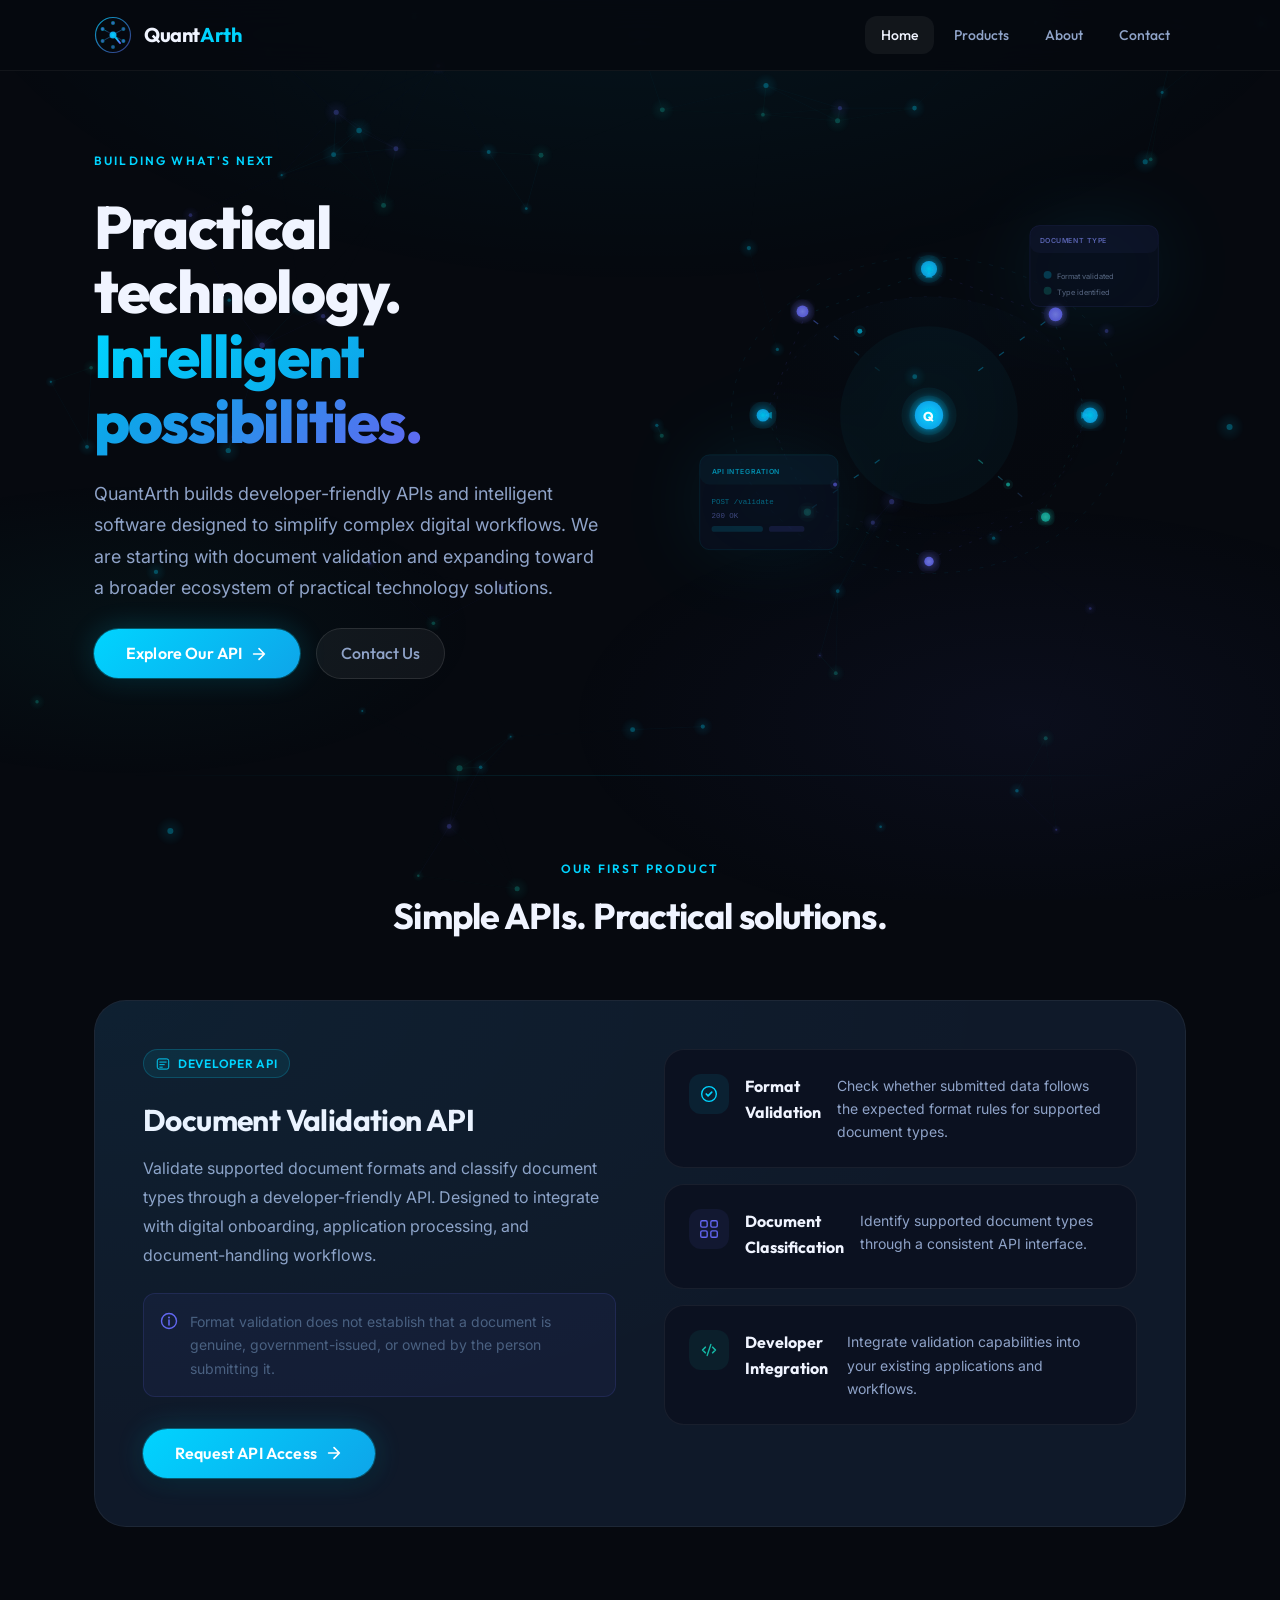
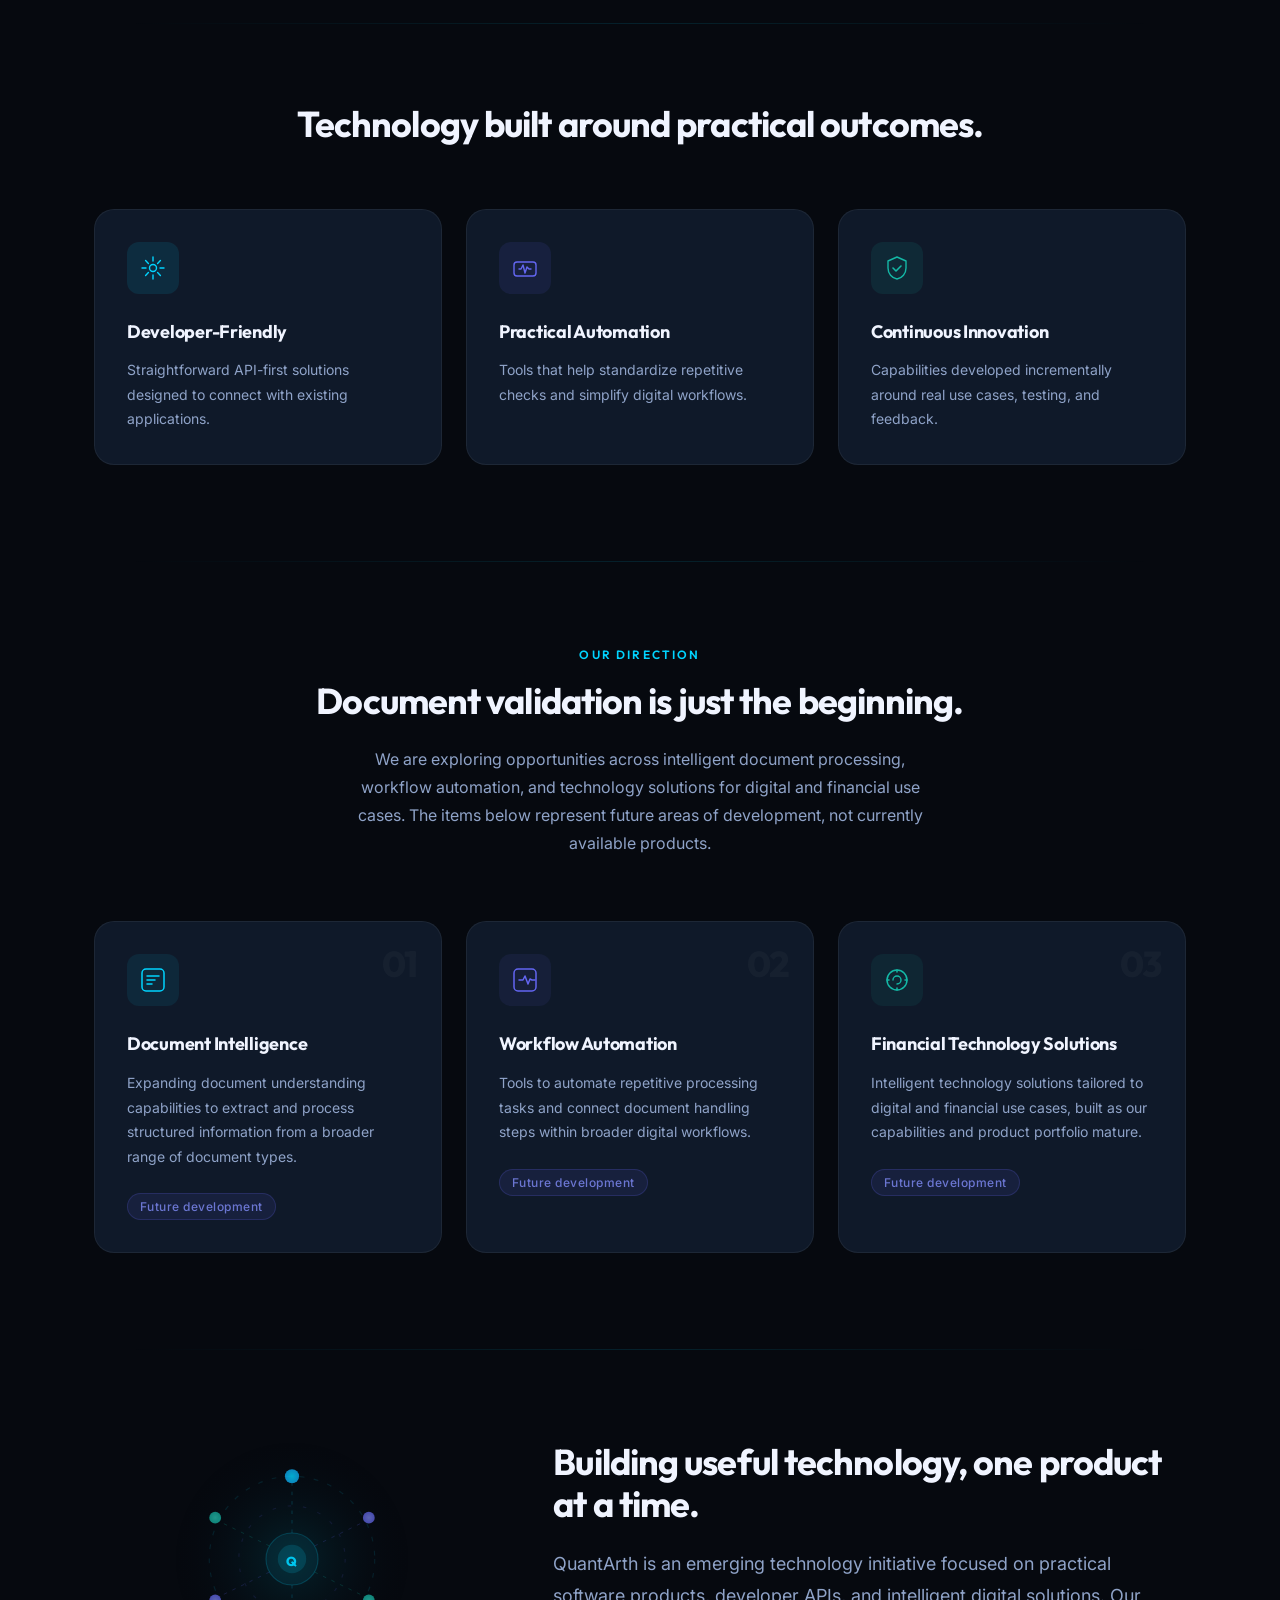
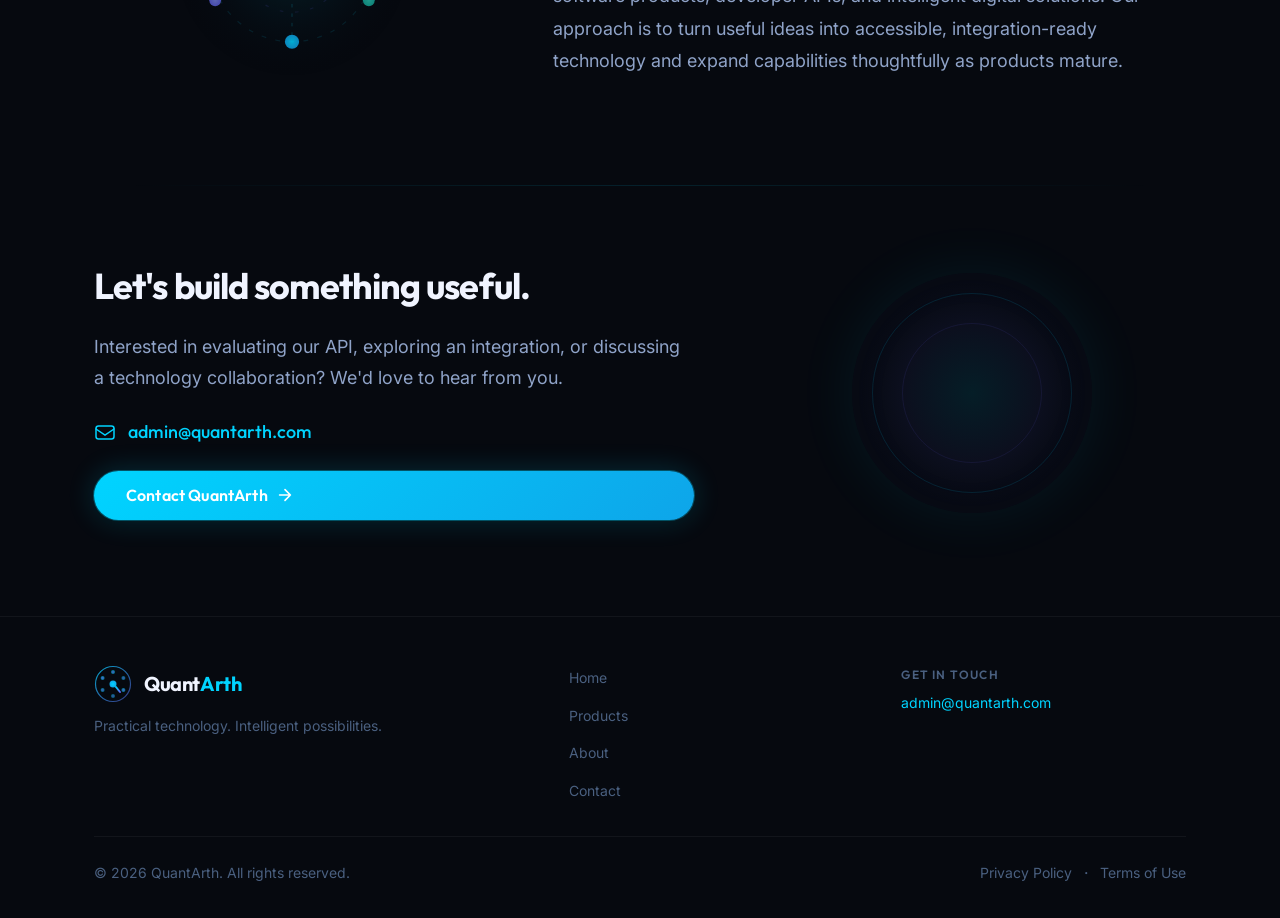
<file: index.html>
<!DOCTYPE html>
<html lang="en">
<head>
  <meta charset="UTF-8" />
  <meta name="viewport" content="width=device-width, initial-scale=1.0" />

  <!-- SEO & METADATA -->
  <title>QuantArth | Developer APIs &amp; Intelligent Technology</title>
  <meta name="description" content="QuantArth builds practical developer APIs and intelligent software solutions, starting with document validation and expanding toward workflow automation." />
  <meta name="robots" content="index, follow" />
  <meta name="author" content="QuantArth" />
  <meta name="theme-color" content="#06090f" />

  <!-- Open Graph -->
  <meta property="og:type"        content="website" />
  <meta property="og:url"         content="https://quantarth.com/" />
  <meta property="og:title"       content="QuantArth | Developer APIs &amp; Intelligent Technology" />
  <meta property="og:description" content="QuantArth builds practical developer APIs and intelligent software solutions, starting with document validation and expanding toward workflow automation." />
  <meta property="og:image"       content="https://quantarth.com/assets/og-image.png" />
  <meta property="og:image:width"  content="1200" />
  <meta property="og:image:height" content="630" />
  <meta property="og:site_name"   content="QuantArth" />

  <!-- Twitter Card -->
  <meta name="twitter:card"        content="summary_large_image" />
  <meta name="twitter:title"       content="QuantArth | Developer APIs &amp; Intelligent Technology" />
  <meta name="twitter:description" content="Practical developer APIs and intelligent software solutions for complex digital workflows." />
  <meta name="twitter:image"       content="https://quantarth.com/assets/og-image.png" />

  <!-- Canonical -->
  <link rel="canonical" href="https://quantarth.com/" />

  <!-- Favicon -->
  <link rel="icon" type="image/svg+xml" href="favicon.svg" />

  <!-- Preconnect for Google Fonts -->
  <link rel="preconnect" href="https://fonts.googleapis.com" />
  <link rel="preconnect" href="https://fonts.gstatic.com" crossorigin />

  <!-- Stylesheet -->
  <link rel="stylesheet" href="assets/css/styles.css" />

  <!-- Structured Data -->
  <script type="application/ld+json">
  {
    "@context": "https://schema.org",
    "@type": "Organization",
    "name": "QuantArth",
    "url": "https://quantarth.com",
    "email": "admin@quantarth.com",
    "description": "QuantArth builds practical developer APIs and intelligent software solutions for complex digital workflows."
  }
  </script>
</head>
<body>

  <!-- Skip to main content (accessibility) -->
  <a class="skip-link" href="#main-content">Skip to main content</a>

  <!-- Neural-network background canvas -->
  <canvas id="bg-canvas" aria-hidden="true"></canvas>

  <div class="site-wrapper">

    <!-- HEADER / NAV -->
    <header class="site-header" role="banner">
      <div class="container">
        <div class="header-inner">

          <!-- Logo -->
          <a href="/" class="logo-link" aria-label="QuantArth Home">
            <svg class="logo-icon" viewBox="0 0 38 38" fill="none" xmlns="http://www.w3.org/2000/svg" aria-hidden="true">
              <circle cx="19" cy="19" r="17.5" stroke="url(#hdr-ring)" stroke-width="1.2" />
              <circle cx="19" cy="19" r="3.5" fill="url(#hdr-center)" />
              <circle cx="19" cy="7"  r="2" fill="url(#hdr-node)" opacity="0.85" />
              <circle cx="29.4" cy="13" r="2" fill="url(#hdr-node)" opacity="0.75" />
              <circle cx="29.4" cy="25" r="2" fill="url(#hdr-node)" opacity="0.85" />
              <circle cx="19" cy="31" r="2" fill="url(#hdr-node)" opacity="0.7" />
              <circle cx="8.6" cy="25" r="2" fill="url(#hdr-node)" opacity="0.8" />
              <circle cx="8.6" cy="13" r="2" fill="url(#hdr-node)" opacity="0.9" />
              <line x1="19" y1="15.5" x2="19" y2="9" stroke="url(#hdr-spoke)" stroke-width="0.8" />
              <line x1="22" y1="17" x2="27.7" y2="14" stroke="url(#hdr-spoke)" stroke-width="0.8" />
              <line x1="22" y1="21" x2="27.7" y2="24" stroke="url(#hdr-spoke)" stroke-width="0.8" />
              <line x1="19" y1="22.5" x2="19" y2="29" stroke="url(#hdr-spoke)" stroke-width="0.8" />
              <line x1="16" y1="21" x2="10.3" y2="24" stroke="url(#hdr-spoke)" stroke-width="0.8" />
              <line x1="16" y1="17" x2="10.3" y2="14" stroke="url(#hdr-spoke)" stroke-width="0.8" />
              <line x1="22" y1="22" x2="26" y2="27" stroke="url(#hdr-tail)" stroke-width="2" stroke-linecap="round" />
              <defs>
                <linearGradient id="hdr-ring" x1="0" y1="0" x2="38" y2="38" gradientUnits="userSpaceOnUse">
                  <stop offset="0%" stop-color="#00d4ff" stop-opacity="0.8" />
                  <stop offset="100%" stop-color="#6366f1" stop-opacity="0.5" />
                </linearGradient>
                <radialGradient id="hdr-center" cx="50%" cy="50%" r="50%">
                  <stop offset="0%" stop-color="#00d4ff" />
                  <stop offset="100%" stop-color="#0ea5e9" />
                </radialGradient>
                <radialGradient id="hdr-node" cx="50%" cy="50%" r="50%">
                  <stop offset="0%" stop-color="#6366f1" />
                  <stop offset="100%" stop-color="#00d4ff" stop-opacity="0.6" />
                </radialGradient>
                <linearGradient id="hdr-spoke" x1="0%" y1="0%" x2="100%" y2="100%">
                  <stop offset="0%" stop-color="#00d4ff" stop-opacity="0.7" />
                  <stop offset="100%" stop-color="#6366f1" stop-opacity="0.3" />
                </linearGradient>
                <linearGradient id="hdr-tail" x1="0%" y1="0%" x2="100%" y2="100%">
                  <stop offset="0%" stop-color="#00d4ff" />
                  <stop offset="100%" stop-color="#6366f1" />
                </linearGradient>
              </defs>
            </svg>
            <span class="logo-wordmark">Quant<span>Arth</span></span>
          </a>

          <!-- Primary Navigation -->
          <nav class="primary-nav" aria-label="Primary navigation">
            <ul class="nav-list" role="list">
              <li><a class="nav-link" href="#home">Home</a></li>
              <li><a class="nav-link" href="#products">Products</a></li>
              <li><a class="nav-link" href="#about">About</a></li>
              <li><a class="nav-link" href="#contact">Contact</a></li>
            </ul>
          </nav>

          <!-- Mobile nav toggle -->
          <button
            class="nav-toggle"
            id="nav-toggle"
            aria-label="Open navigation menu"
            aria-expanded="false"
            aria-controls="mobile-nav"
          >
            <span class="nav-toggle-bar"></span>
            <span class="nav-toggle-bar"></span>
            <span class="nav-toggle-bar"></span>
          </button>

        </div>
      </div>

      <!-- Mobile navigation drawer -->
      <nav class="mobile-nav" id="mobile-nav" aria-label="Mobile navigation" aria-hidden="true">
        <ul class="mobile-nav-list" role="list">
          <li><a class="mobile-nav-link" href="#home">Home</a></li>
          <li><a class="mobile-nav-link" href="#products">Products</a></li>
          <li><a class="mobile-nav-link" href="#about">About</a></li>
          <li><a class="mobile-nav-link" href="#contact">Contact</a></li>
        </ul>
      </nav>
    </header>

    <main id="main-content">

      <!-- HERO SECTION -->
      <section class="hero" id="home" aria-labelledby="hero-heading">
        <div class="container">
          <div class="hero-inner">

            <div class="hero-text">
              <span class="hero-label">BUILDING WHAT'S NEXT</span>

              <h1 class="hero-headline" id="hero-heading">
                Practical technology.<br /><span class="highlight">Intelligent possibilities.</span>
              </h1>

              <p class="hero-body">
                QuantArth builds developer-friendly APIs and intelligent software designed to simplify complex digital workflows. We are starting with document validation and expanding toward a broader ecosystem of practical technology solutions.
              </p>

              <div class="hero-cta-group">
                <div class="cta-row">
                  <a id="cta-explore-api" class="btn-primary" href="#products" aria-label="Explore our Document Validation API">
                    Explore Our API
                    <svg class="btn-icon" viewBox="0 0 20 20" fill="none" xmlns="http://www.w3.org/2000/svg" aria-hidden="true">
                      <path d="M4 10h12M10 4l6 6-6 6" stroke="currentColor" stroke-width="1.8" stroke-linecap="round" stroke-linejoin="round"/>
                    </svg>
                  </a>
                  <a id="cta-hero-contact" class="btn-secondary" href="#contact" aria-label="Contact QuantArth">
                    Contact Us
                  </a>
                </div>
              </div>
            </div>

            <div class="hero-visual" aria-hidden="true">
              <svg class="hero-svg-scene" viewBox="0 0 520 480" fill="none" xmlns="http://www.w3.org/2000/svg">
                <defs>
                  <filter id="glow-cyan" x="-50%" y="-50%" width="200%" height="200%">
                    <feGaussianBlur stdDeviation="6" result="blur"/>
                    <feMerge><feMergeNode in="blur"/><feMergeNode in="SourceGraphic"/></feMerge>
                  </filter>
                  <filter id="glow-soft" x="-30%" y="-30%" width="160%" height="160%">
                    <feGaussianBlur stdDeviation="3.5" result="blur"/>
                    <feMerge><feMergeNode in="blur"/><feMergeNode in="SourceGraphic"/></feMerge>
                  </filter>
                  <filter id="glow-indigo" x="-50%" y="-50%" width="200%" height="200%">
                    <feGaussianBlur stdDeviation="5" result="blur"/>
                    <feMerge><feMergeNode in="blur"/><feMergeNode in="SourceGraphic"/></feMerge>
                  </filter>
                  <linearGradient id="ge-cyan" x1="0%" y1="0%" x2="100%" y2="100%">
                    <stop offset="0%" stop-color="#00d4ff" stop-opacity="0.6"/>
                    <stop offset="100%" stop-color="#0ea5e9" stop-opacity="0.1"/>
                  </linearGradient>
                  <linearGradient id="ge-indigo" x1="0%" y1="0%" x2="100%" y2="100%">
                    <stop offset="0%" stop-color="#6366f1" stop-opacity="0.5"/>
                    <stop offset="100%" stop-color="#00d4ff" stop-opacity="0.1"/>
                  </linearGradient>
                  <linearGradient id="ge-teal" x1="0%" y1="0%" x2="100%" y2="100%">
                    <stop offset="0%" stop-color="#14b8a6" stop-opacity="0.5"/>
                    <stop offset="100%" stop-color="#6366f1" stop-opacity="0.1"/>
                  </linearGradient>
                  <radialGradient id="gn-cyan" cx="50%" cy="50%" r="50%">
                    <stop offset="0%" stop-color="#00d4ff"/>
                    <stop offset="100%" stop-color="#0ea5e9"/>
                  </radialGradient>
                  <radialGradient id="gn-indigo" cx="50%" cy="50%" r="50%">
                    <stop offset="0%" stop-color="#818cf8"/>
                    <stop offset="100%" stop-color="#6366f1"/>
                  </radialGradient>
                  <radialGradient id="gn-teal" cx="50%" cy="50%" r="50%">
                    <stop offset="0%" stop-color="#2dd4bf"/>
                    <stop offset="100%" stop-color="#14b8a6"/>
                  </radialGradient>
                  <radialGradient id="gp-bg" cx="50%" cy="0%" r="100%">
                    <stop offset="0%" stop-color="#0ea5e9" stop-opacity="0.07"/>
                    <stop offset="100%" stop-color="#06090f" stop-opacity="0"/>
                  </radialGradient>
                  <marker id="arrowhead" markerWidth="6" markerHeight="6" refX="5" refY="3" orient="auto">
                    <path d="M0,0 L0,6 L6,3 z" fill="rgba(0,212,255,0.5)"/>
                  </marker>
                </defs>

                <g class="orbit-ring" style="transform-origin: 260px 240px;">
                  <ellipse cx="260" cy="240" rx="200" ry="160" stroke="rgba(0,212,255,0.07)" stroke-width="1" stroke-dasharray="4 8"/>
                </g>
                <g class="orbit-ring-reverse" style="transform-origin: 260px 240px;">
                  <ellipse cx="260" cy="240" rx="155" ry="120" stroke="rgba(99,102,241,0.07)" stroke-width="1" stroke-dasharray="3 12"/>
                </g>

                <ellipse cx="260" cy="240" rx="160" ry="120" fill="url(#gp-bg)" opacity="0.4"/>
                <circle cx="260" cy="240" r="90" fill="rgba(0,212,255,0.03)"/>

                <line x1="260" y1="175" x2="260" y2="95" stroke="url(#ge-cyan)" stroke-width="1.2" class="data-flow" marker-end="url(#arrowhead)"/>
                <line x1="310" y1="195" x2="385" y2="140" stroke="url(#ge-cyan)" stroke-width="1.2" class="data-flow-slow"/>
                <line x1="325" y1="240" x2="420" y2="240" stroke="url(#ge-indigo)" stroke-width="1.2" class="data-flow" marker-end="url(#arrowhead)"/>
                <line x1="310" y1="285" x2="375" y2="340" stroke="url(#ge-teal)" stroke-width="1.2" class="data-flow-slow"/>
                <line x1="260" y1="305" x2="260" y2="385" stroke="url(#ge-indigo)" stroke-width="1.2" class="data-flow"/>
                <line x1="210" y1="285" x2="140" y2="335" stroke="url(#ge-cyan)" stroke-width="1.2" class="data-flow-slow"/>
                <line x1="195" y1="240" x2="95" y2="240" stroke="url(#ge-teal)" stroke-width="1.2" class="data-flow" marker-end="url(#arrowhead)"/>
                <line x1="210" y1="195" x2="135" y2="138" stroke="url(#ge-indigo)" stroke-width="1.2" class="data-flow-slow"/>

                <line x1="260" y1="95" x2="385" y2="140" stroke="rgba(99,102,241,0.15)" stroke-width="0.8" stroke-dasharray="3 8"/>
                <line x1="385" y1="140" x2="420" y2="240" stroke="rgba(0,212,255,0.12)" stroke-width="0.8" stroke-dasharray="3 8"/>
                <line x1="420" y1="240" x2="375" y2="340" stroke="rgba(20,184,166,0.12)" stroke-width="0.8" stroke-dasharray="3 8"/>
                <line x1="375" y1="340" x2="260" y2="385" stroke="rgba(99,102,241,0.15)" stroke-width="0.8" stroke-dasharray="3 8"/>
                <line x1="260" y1="385" x2="140" y2="335" stroke="rgba(0,212,255,0.12)" stroke-width="0.8" stroke-dasharray="3 8"/>
                <line x1="140" y1="335" x2="95" y2="240" stroke="rgba(20,184,166,0.12)" stroke-width="0.8" stroke-dasharray="3 8"/>
                <line x1="95" y1="240" x2="135" y2="138" stroke="rgba(99,102,241,0.15)" stroke-width="0.8" stroke-dasharray="3 8"/>
                <line x1="135" y1="138" x2="260" y2="95" stroke="rgba(0,212,255,0.12)" stroke-width="0.8" stroke-dasharray="3 8"/>

                <g class="float-group" style="animation-delay: 0s;">
                  <circle class="hero-node-js" cx="260" cy="92" r="7" fill="url(#gn-cyan)" filter="url(#glow-cyan)" opacity="0.9"/>
                  <circle cx="260" cy="92" r="14" fill="rgba(0,212,255,0.08)"/>
                </g>
                <g class="float-group" style="animation-delay: -1s;">
                  <circle class="hero-node-js" cx="388" cy="138" r="5.5" fill="url(#gn-indigo)" filter="url(#glow-indigo)" opacity="0.85"/>
                  <circle cx="388" cy="138" r="12" fill="rgba(99,102,241,0.06)"/>
                </g>
                <g class="float-group" style="animation-delay: -2s;">
                  <circle class="hero-node-js" cx="423" cy="240" r="7" fill="url(#gn-cyan)" filter="url(#glow-cyan)" opacity="0.9"/>
                  <circle cx="423" cy="240" r="14" fill="rgba(0,212,255,0.07)"/>
                </g>
                <g class="float-group" style="animation-delay: -3s;">
                  <circle class="hero-node-js" cx="378" cy="343" r="5" fill="url(#gn-teal)" filter="url(#glow-soft)" opacity="0.8"/>
                  <circle cx="378" cy="343" r="10" fill="rgba(20,184,166,0.06)"/>
                </g>
                <g class="float-group" style="animation-delay: -1.5s;">
                  <circle class="hero-node-js" cx="260" cy="388" r="6" fill="url(#gn-indigo)" filter="url(#glow-indigo)" opacity="0.85"/>
                  <circle cx="260" cy="388" r="12" fill="rgba(99,102,241,0.06)"/>
                </g>
                <g class="float-group" style="animation-delay: -2.5s;">
                  <circle class="hero-node-js" cx="137" cy="338" r="5" fill="url(#gn-teal)" filter="url(#glow-soft)" opacity="0.8"/>
                  <circle cx="137" cy="338" r="10" fill="rgba(20,184,166,0.06)"/>
                </g>
                <g class="float-group" style="animation-delay: -0.5s;">
                  <circle class="hero-node-js" cx="92" cy="240" r="7" fill="url(#gn-cyan)" filter="url(#glow-cyan)" opacity="0.9"/>
                  <circle cx="92" cy="240" r="14" fill="rgba(0,212,255,0.07)"/>
                </g>
                <g class="float-group" style="animation-delay: -3.5s;">
                  <circle class="hero-node-js" cx="132" cy="135" r="5.5" fill="url(#gn-indigo)" filter="url(#glow-indigo)" opacity="0.85"/>
                  <circle cx="132" cy="135" r="12" fill="rgba(99,102,241,0.06)"/>
                </g>

                <circle cx="260" cy="240" r="28" fill="rgba(0,212,255,0.05)" />
                <circle cx="260" cy="240" r="20" fill="rgba(0,212,255,0.08)" />
                <circle class="hero-node-js" cx="260" cy="240" r="13" fill="url(#gn-cyan)" filter="url(#glow-cyan)"/>
                <text x="260" y="246" text-anchor="middle" font-family="Outfit, Inter, sans-serif" font-size="13" font-weight="800" fill="#fff" opacity="0.95">Q</text>

                <!-- Mini API panel -->
                <g transform="translate(28, 280)" opacity="0.75">
                  <rect width="140" height="96" rx="10" fill="rgba(11,17,32,0.88)" stroke="rgba(0,212,255,0.15)" stroke-width="0.8"/>
                  <rect x="0" y="0" width="140" height="30" rx="10" fill="rgba(0,212,255,0.06)"/>
                  <text x="12" y="19" font-family="Inter, sans-serif" font-size="7" font-weight="600" fill="rgba(0,212,255,0.85)" letter-spacing="0.08em">API INTEGRATION</text>
                  <text x="12" y="50" font-family="monospace" font-size="7.5" fill="rgba(0,212,255,0.6)">POST /validate</text>
                  <text x="12" y="64" font-family="monospace" font-size="7.5" fill="rgba(129,140,248,0.6)">200 OK</text>
                  <rect x="12" y="72" width="52" height="6" rx="3" fill="rgba(0,212,255,0.18)"/>
                  <rect x="70" y="72" width="36" height="6" rx="3" fill="rgba(99,102,241,0.18)"/>
                </g>

                <!-- Mini classification panel -->
                <g transform="translate(362, 48)" opacity="0.75">
                  <rect width="130" height="82" rx="10" fill="rgba(11,17,32,0.88)" stroke="rgba(99,102,241,0.18)" stroke-width="0.8"/>
                  <rect x="0" y="0" width="130" height="28" rx="10" fill="rgba(99,102,241,0.07)"/>
                  <text x="10" y="18" font-family="Inter, sans-serif" font-size="7" font-weight="600" fill="rgba(129,140,248,0.9)" letter-spacing="0.08em">DOCUMENT TYPE</text>
                  <circle cx="18" cy="50" r="4" fill="rgba(0,212,255,0.3)"/>
                  <text x="28" y="54" font-family="Inter, sans-serif" font-size="7.5" fill="rgba(143,163,200,0.8)">Format validated</text>
                  <circle cx="18" cy="66" r="4" fill="rgba(20,184,166,0.3)"/>
                  <text x="28" y="70" font-family="Inter, sans-serif" font-size="7.5" fill="rgba(143,163,200,0.8)">Type identified</text>
                </g>

                <g class="float-group" style="animation-delay: -4s;">
                  <circle cx="190" cy="155" r="2.5" fill="rgba(0,212,255,0.6)"/>
                  <circle cx="190" cy="155" r="6" fill="rgba(0,212,255,0.08)"/>
                </g>
                <g class="float-group" style="animation-delay: -5s;">
                  <circle cx="340" cy="310" r="2" fill="rgba(20,184,166,0.7)"/>
                  <circle cx="340" cy="310" r="5" fill="rgba(20,184,166,0.08)"/>
                </g>
                <g class="float-group" style="animation-delay: -2s;">
                  <circle cx="165" cy="310" r="2" fill="rgba(99,102,241,0.6)"/>
                  <circle cx="165" cy="310" r="5" fill="rgba(99,102,241,0.07)"/>
                </g>
              </svg>
            </div>

          </div>
        </div>
      </section>

      <!-- PRODUCTS SECTION -->
      <section class="products-section" id="products" aria-labelledby="products-heading">
        <div class="container">

          <div class="section-header reveal">
            <span class="section-label">OUR FIRST PRODUCT</span>
            <h2 class="section-title" id="products-heading">Simple APIs. Practical solutions.</h2>
          </div>

          <div class="product-spotlight reveal reveal--delay-1">
            <div class="product-spotlight-inner">

              <div class="product-info">
                <div class="product-badge">
                  <svg class="product-badge-icon" viewBox="0 0 22 22" fill="none" xmlns="http://www.w3.org/2000/svg" aria-hidden="true">
                    <rect x="2" y="3" width="18" height="16" rx="3" stroke="currentColor" stroke-width="1.5"/>
                    <line x1="6" y1="8" x2="16" y2="8" stroke="currentColor" stroke-width="1.4" stroke-linecap="round"/>
                    <line x1="6" y1="12" x2="13" y2="12" stroke="currentColor" stroke-width="1.4" stroke-linecap="round"/>
                    <line x1="6" y1="16" x2="10" y2="16" stroke="currentColor" stroke-width="1.4" stroke-linecap="round"/>
                  </svg>
                  Developer API
                </div>

                <h3 class="product-title">Document Validation API</h3>
                <p class="product-description">
                  Validate supported document formats and classify document types through a developer-friendly API. Designed to integrate with digital onboarding, application processing, and document-handling workflows.
                </p>

                <div class="product-note" role="note">
                  <svg class="product-note-icon" viewBox="0 0 18 18" fill="none" xmlns="http://www.w3.org/2000/svg" aria-hidden="true">
                    <circle cx="9" cy="9" r="7.5" stroke="currentColor" stroke-width="1.4"/>
                    <line x1="9" y1="8" x2="9" y2="13" stroke="currentColor" stroke-width="1.6" stroke-linecap="round"/>
                    <circle cx="9" cy="5.5" r="1" fill="currentColor"/>
                  </svg>
                  <p>Format validation does not establish that a document is genuine, government-issued, or owned by the person submitting it.</p>
                </div>

                <a
                  id="cta-api-access"
                  class="btn-primary"
                  href="mailto:admin@quantarth.com?subject=QuantArth%20Document%20Validation%20API%20%E2%80%94%20Early%20Access"
                  aria-label="Request early access to the Document Validation API"
                >
                  Request API Access
                  <svg class="btn-icon" viewBox="0 0 20 20" fill="none" xmlns="http://www.w3.org/2000/svg" aria-hidden="true">
                    <path d="M4 10h12M10 4l6 6-6 6" stroke="currentColor" stroke-width="1.8" stroke-linecap="round" stroke-linejoin="round"/>
                  </svg>
                </a>
              </div>

              <div class="capability-cards">
                <article class="capability-card reveal reveal--delay-1" aria-label="Format Validation capability">
                  <div class="cap-card-icon-wrap" aria-hidden="true">
                    <svg class="cap-card-icon" viewBox="0 0 24 24" fill="none" xmlns="http://www.w3.org/2000/svg">
                      <path d="M9 12l2 2 4-4" stroke="currentColor" stroke-width="1.8" stroke-linecap="round" stroke-linejoin="round"/>
                      <circle cx="12" cy="12" r="8" stroke="currentColor" stroke-width="1.5"/>
                    </svg>
                  </div>
                  <h4 class="cap-card-title">Format Validation</h4>
                  <p class="cap-card-body">Check whether submitted data follows the expected format rules for supported document types.</p>
                </article>

                <article class="capability-card reveal reveal--delay-2" aria-label="Document Classification capability">
                  <div class="cap-card-icon-wrap" aria-hidden="true">
                    <svg class="cap-card-icon" viewBox="0 0 24 24" fill="none" xmlns="http://www.w3.org/2000/svg">
                      <rect x="3" y="3" width="7" height="7" rx="1.5" stroke="currentColor" stroke-width="1.5"/>
                      <rect x="14" y="3" width="7" height="7" rx="1.5" stroke="currentColor" stroke-width="1.5"/>
                      <rect x="3" y="14" width="7" height="7" rx="1.5" stroke="currentColor" stroke-width="1.5"/>
                      <rect x="14" y="14" width="7" height="7" rx="1.5" stroke="currentColor" stroke-width="1.5"/>
                    </svg>
                  </div>
                  <h4 class="cap-card-title">Document Classification</h4>
                  <p class="cap-card-body">Identify supported document types through a consistent API interface.</p>
                </article>

                <article class="capability-card reveal reveal--delay-3" aria-label="Developer Integration capability">
                  <div class="cap-card-icon-wrap" aria-hidden="true">
                    <svg class="cap-card-icon" viewBox="0 0 24 24" fill="none" xmlns="http://www.w3.org/2000/svg">
                      <path d="M8 9l-3 3 3 3M16 9l3 3-3 3" stroke="currentColor" stroke-width="1.8" stroke-linecap="round" stroke-linejoin="round"/>
                      <line x1="14" y1="6" x2="10" y2="18" stroke="currentColor" stroke-width="1.5" stroke-linecap="round"/>
                    </svg>
                  </div>
                  <h4 class="cap-card-title">Developer Integration</h4>
                  <p class="cap-card-body">Integrate validation capabilities into your existing applications and workflows.</p>
                </article>
              </div>

            </div>
          </div>

        </div>
      </section>

      <!-- WHY QUANTARTH SECTION -->
      <section class="why-section" id="why" aria-labelledby="why-heading">
        <div class="container">

          <div class="section-header reveal">
            <h2 class="section-title" id="why-heading">Technology built around practical outcomes.</h2>
          </div>

          <div class="themes-grid" role="list">

            <article class="theme-card theme-card--ai reveal reveal--delay-1" role="listitem">
              <div class="card-icon-wrap" aria-hidden="true">
                <svg class="card-icon" viewBox="0 0 26 26" fill="none" xmlns="http://www.w3.org/2000/svg">
                  <circle cx="13" cy="13" r="3.5" stroke="currentColor" stroke-width="1.4"/>
                  <path d="M13 2v4M13 20v4M2 13h4M20 13h4" stroke="currentColor" stroke-width="1.4" stroke-linecap="round"/>
                  <path d="M5.6 5.6l2.8 2.8M17.6 17.6l2.8 2.8M5.6 20.4l2.8-2.8M17.6 8.4l2.8-2.8" stroke="currentColor" stroke-width="1.4" stroke-linecap="round"/>
                </svg>
              </div>
              <h3 class="card-title">Developer-Friendly</h3>
              <p class="card-body">Straightforward API-first solutions designed to connect with existing applications.</p>
            </article>

            <article class="theme-card theme-card--fin reveal reveal--delay-2" role="listitem">
              <div class="card-icon-wrap" aria-hidden="true">
                <svg class="card-icon" viewBox="0 0 26 26" fill="none" xmlns="http://www.w3.org/2000/svg">
                  <rect x="2" y="7" width="22" height="14" rx="3" stroke="currentColor" stroke-width="1.4"/>
                  <path d="M7 14h2l2-4 2 8 2-6 2 2h2" stroke="currentColor" stroke-width="1.4" stroke-linecap="round" stroke-linejoin="round"/>
                </svg>
              </div>
              <h3 class="card-title">Practical Automation</h3>
              <p class="card-body">Tools that help standardize repetitive checks and simplify digital workflows.</p>
            </article>

            <article class="theme-card theme-card--trust reveal reveal--delay-3" role="listitem">
              <div class="card-icon-wrap" aria-hidden="true">
                <svg class="card-icon" viewBox="0 0 26 26" fill="none" xmlns="http://www.w3.org/2000/svg">
                  <path d="M13 2L4 6v7c0 5.5 3.8 10.2 9 11 5.2-.8 9-5.5 9-11V6L13 2z" stroke="currentColor" stroke-width="1.4" stroke-linejoin="round"/>
                  <path d="M9 13l3 3 5-5" stroke="currentColor" stroke-width="1.6" stroke-linecap="round" stroke-linejoin="round"/>
                </svg>
              </div>
              <h3 class="card-title">Continuous Innovation</h3>
              <p class="card-body">Capabilities developed incrementally around real use cases, testing, and feedback.</p>
            </article>

          </div>
        </div>
      </section>

      <!-- ROADMAP SECTION -->
      <section class="roadmap-section" id="roadmap" aria-labelledby="roadmap-heading">
        <div class="container">

          <div class="section-header reveal">
            <span class="section-label">OUR DIRECTION</span>
            <h2 class="section-title" id="roadmap-heading">Document validation is just the beginning.</h2>
            <p class="section-description reveal reveal--delay-1">
              We are exploring opportunities across intelligent document processing, workflow automation, and technology solutions for digital and financial use cases. The items below represent future areas of development, not currently available products.
            </p>
          </div>

          <div class="roadmap-grid" role="list">

            <article class="roadmap-card reveal reveal--delay-1" role="listitem">
              <div class="roadmap-card-number" aria-hidden="true">01</div>
              <div class="roadmap-card-icon" aria-hidden="true">
                <svg viewBox="0 0 28 28" fill="none" xmlns="http://www.w3.org/2000/svg">
                  <rect x="3" y="3" width="22" height="22" rx="4" stroke="currentColor" stroke-width="1.5"/>
                  <path d="M8 10h12M8 14h8M8 18h5" stroke="currentColor" stroke-width="1.5" stroke-linecap="round"/>
                </svg>
              </div>
              <h3 class="roadmap-card-title">Document Intelligence</h3>
              <p class="roadmap-card-body">Expanding document understanding capabilities to extract and process structured information from a broader range of document types.</p>
              <span class="roadmap-tag">Future development</span>
            </article>

            <article class="roadmap-card reveal reveal--delay-2" role="listitem">
              <div class="roadmap-card-number" aria-hidden="true">02</div>
              <div class="roadmap-card-icon" aria-hidden="true">
                <svg viewBox="0 0 28 28" fill="none" xmlns="http://www.w3.org/2000/svg">
                  <rect x="3" y="3" width="22" height="22" rx="4" stroke="currentColor" stroke-width="1.5"/>
                  <path d="M8 14h4l2-4 3 8 2-5 2 1h3" stroke="currentColor" stroke-width="1.5" stroke-linecap="round" stroke-linejoin="round"/>
                </svg>
              </div>
              <h3 class="roadmap-card-title">Workflow Automation</h3>
              <p class="roadmap-card-body">Tools to automate repetitive processing tasks and connect document handling steps within broader digital workflows.</p>
              <span class="roadmap-tag">Future development</span>
            </article>

            <article class="roadmap-card reveal reveal--delay-3" role="listitem">
              <div class="roadmap-card-number" aria-hidden="true">03</div>
              <div class="roadmap-card-icon" aria-hidden="true">
                <svg viewBox="0 0 28 28" fill="none" xmlns="http://www.w3.org/2000/svg">
                  <circle cx="14" cy="14" r="10" stroke="currentColor" stroke-width="1.5"/>
                  <path d="M14 4v2M14 22v2M4 14h2M22 14h2" stroke="currentColor" stroke-width="1.5" stroke-linecap="round"/>
                  <path d="M10 14c0-2.2 1.8-4 4-4s4 1.8 4 4-1.8 4-4 4" stroke="currentColor" stroke-width="1.4" stroke-linecap="round"/>
                </svg>
              </div>
              <h3 class="roadmap-card-title">Financial Technology Solutions</h3>
              <p class="roadmap-card-body">Intelligent technology solutions tailored to digital and financial use cases, built as our capabilities and product portfolio mature.</p>
              <span class="roadmap-tag">Future development</span>
            </article>

          </div>
        </div>
      </section>

      <!-- ABOUT SECTION -->
      <section class="about-section" id="about" aria-labelledby="about-heading">
        <div class="container">
          <div class="about-inner">
            <div class="about-visual reveal" aria-hidden="true">
              <div class="about-visual-graphic">
                <svg viewBox="0 0 220 220" fill="none" xmlns="http://www.w3.org/2000/svg">
                  <defs>
                    <radialGradient id="about-glow-rg" cx="50%" cy="50%" r="50%">
                      <stop offset="0%" stop-color="#00d4ff" stop-opacity="0.12"/>
                      <stop offset="100%" stop-color="#06090f" stop-opacity="0"/>
                    </radialGradient>
                    <radialGradient id="ab-cn" cx="50%" cy="50%" r="50%">
                      <stop offset="0%" stop-color="#00d4ff"/>
                      <stop offset="100%" stop-color="#0ea5e9"/>
                    </radialGradient>
                    <radialGradient id="ab-ni" cx="50%" cy="50%" r="50%">
                      <stop offset="0%" stop-color="#818cf8"/>
                      <stop offset="100%" stop-color="#6366f1"/>
                    </radialGradient>
                    <radialGradient id="ab-nt" cx="50%" cy="50%" r="50%">
                      <stop offset="0%" stop-color="#2dd4bf"/>
                      <stop offset="100%" stop-color="#14b8a6"/>
                    </radialGradient>
                  </defs>
                  <circle cx="110" cy="110" r="100" fill="url(#about-glow-rg)"/>
                  <circle cx="110" cy="110" r="70" stroke="rgba(0,212,255,0.1)" stroke-width="1" stroke-dasharray="4 8"/>
                  <circle cx="110" cy="110" r="45" stroke="rgba(99,102,241,0.12)" stroke-width="1" stroke-dasharray="3 10"/>
                  <circle cx="110" cy="110" r="22" fill="rgba(0,212,255,0.07)" stroke="rgba(0,212,255,0.2)" stroke-width="1"/>
                  <circle cx="110" cy="110" r="12" fill="rgba(0,212,255,0.15)"/>
                  <text x="110" y="116" text-anchor="middle" font-family="Outfit, sans-serif" font-size="11" font-weight="800" fill="#00d4ff" opacity="0.9">Q</text>
                  <circle cx="110" cy="40" r="6" fill="url(#ab-cn)" opacity="0.8"/>
                  <circle cx="175" cy="75" r="5" fill="url(#ab-ni)" opacity="0.7"/>
                  <circle cx="175" cy="145" r="5" fill="url(#ab-nt)" opacity="0.7"/>
                  <circle cx="110" cy="180" r="6" fill="url(#ab-cn)" opacity="0.8"/>
                  <circle cx="45" cy="145" r="5" fill="url(#ab-ni)" opacity="0.7"/>
                  <circle cx="45" cy="75" r="5" fill="url(#ab-nt)" opacity="0.7"/>
                  <line x1="110" y1="88" x2="110" y2="46" stroke="rgba(0,212,255,0.2)" stroke-width="0.8" stroke-dasharray="3 5"/>
                  <line x1="129" y1="99" x2="170" y2="79" stroke="rgba(99,102,241,0.2)" stroke-width="0.8" stroke-dasharray="3 5"/>
                  <line x1="129" y1="121" x2="170" y2="141" stroke="rgba(20,184,166,0.2)" stroke-width="0.8" stroke-dasharray="3 5"/>
                  <line x1="110" y1="132" x2="110" y2="174" stroke="rgba(0,212,255,0.2)" stroke-width="0.8" stroke-dasharray="3 5"/>
                  <line x1="91" y1="121" x2="50" y2="141" stroke="rgba(99,102,241,0.2)" stroke-width="0.8" stroke-dasharray="3 5"/>
                  <line x1="91" y1="99" x2="50" y2="79" stroke="rgba(20,184,166,0.2)" stroke-width="0.8" stroke-dasharray="3 5"/>
                </svg>
              </div>
            </div>
            <div class="about-content">
              <div class="section-header reveal">
                <h2 class="section-title" id="about-heading">Building useful technology, one product at a time.</h2>
              </div>
              <p class="about-body reveal reveal--delay-1">
                QuantArth is an emerging technology initiative focused on practical software products, developer APIs, and intelligent digital solutions. Our approach is to turn useful ideas into accessible, integration-ready technology and expand capabilities thoughtfully as products mature.
              </p>
            </div>
          </div>
        </div>
      </section>

      <!-- CONTACT SECTION -->
      <section class="contact-section" id="contact" aria-labelledby="contact-heading">
        <div class="container">
          <div class="contact-inner">
            <div class="contact-content reveal">
              <h2 class="section-title contact-title" id="contact-heading">
                Let's build something useful.
              </h2>
              <p class="contact-description">
                Interested in evaluating our API, exploring an integration, or discussing a technology collaboration? We'd love to hear from you.
              </p>

              <div class="contact-email-block">
                <svg class="contact-email-icon" viewBox="0 0 22 22" fill="none" xmlns="http://www.w3.org/2000/svg" aria-hidden="true">
                  <rect x="2" y="5" width="18" height="13" rx="2.5" stroke="currentColor" stroke-width="1.5"/>
                  <path d="M2 8l9 6 9-6" stroke="currentColor" stroke-width="1.5" stroke-linecap="round"/>
                </svg>
                <a id="contact-email-link" class="contact-email" href="mailto:admin@quantarth.com" aria-label="Email QuantArth at admin@quantarth.com">
                  admin@quantarth.com
                </a>
              </div>

              <a
                id="cta-contact-button"
                class="btn-primary"
                href="mailto:admin@quantarth.com?subject=QuantArth%20%E2%80%94%20Product%20and%20Technology%20Enquiry"
                aria-label="Contact QuantArth — opens email client"
              >
                Contact QuantArth
                <svg class="btn-icon" viewBox="0 0 20 20" fill="none" xmlns="http://www.w3.org/2000/svg" aria-hidden="true">
                  <path d="M4 10h12M10 4l6 6-6 6" stroke="currentColor" stroke-width="1.8" stroke-linecap="round" stroke-linejoin="round"/>
                </svg>
              </a>
            </div>

            <div class="contact-visual reveal reveal--delay-2" aria-hidden="true">
              <div class="contact-glow-orb"></div>
            </div>
          </div>
        </div>
      </section>

    </main>

    <!-- FOOTER -->
    <footer class="site-footer" role="contentinfo">
      <div class="container">

        <div class="footer-top">
          <div class="footer-brand">
            <a href="/" class="logo-link footer-logo" aria-label="QuantArth Home">
              <svg class="logo-icon" viewBox="0 0 38 38" fill="none" xmlns="http://www.w3.org/2000/svg" aria-hidden="true">
                <circle cx="19" cy="19" r="17.5" stroke="url(#ft-ring)" stroke-width="1.2" />
                <circle cx="19" cy="19" r="3.5" fill="url(#ft-center)" />
                <circle cx="19" cy="7" r="2" fill="url(#ft-node)" opacity="0.85" />
                <circle cx="29.4" cy="13" r="2" fill="url(#ft-node)" opacity="0.75" />
                <circle cx="29.4" cy="25" r="2" fill="url(#ft-node)" opacity="0.85" />
                <circle cx="19" cy="31" r="2" fill="url(#ft-node)" opacity="0.7" />
                <circle cx="8.6" cy="25" r="2" fill="url(#ft-node)" opacity="0.8" />
                <circle cx="8.6" cy="13" r="2" fill="url(#ft-node)" opacity="0.9" />
                <line x1="22" y1="22" x2="26" y2="27" stroke="url(#ft-tail)" stroke-width="2" stroke-linecap="round" />
                <defs>
                  <linearGradient id="ft-ring" x1="0" y1="0" x2="38" y2="38" gradientUnits="userSpaceOnUse">
                    <stop offset="0%" stop-color="#00d4ff" stop-opacity="0.8" />
                    <stop offset="100%" stop-color="#6366f1" stop-opacity="0.5" />
                  </linearGradient>
                  <radialGradient id="ft-center" cx="50%" cy="50%" r="50%">
                    <stop offset="0%" stop-color="#00d4ff" />
                    <stop offset="100%" stop-color="#0ea5e9" />
                  </radialGradient>
                  <radialGradient id="ft-node" cx="50%" cy="50%" r="50%">
                    <stop offset="0%" stop-color="#6366f1" />
                    <stop offset="100%" stop-color="#00d4ff" stop-opacity="0.6" />
                  </radialGradient>
                  <linearGradient id="ft-tail" x1="0%" y1="0%" x2="100%" y2="100%">
                    <stop offset="0%" stop-color="#00d4ff" />
                    <stop offset="100%" stop-color="#6366f1" />
                  </linearGradient>
                </defs>
              </svg>
              <span class="logo-wordmark">Quant<span>Arth</span></span>
            </a>
            <p class="footer-tagline">Practical technology. Intelligent possibilities.</p>
          </div>

          <nav class="footer-nav" aria-label="Footer navigation">
            <ul class="footer-nav-list" role="list">
              <li><a class="footer-nav-link" href="#home">Home</a></li>
              <li><a class="footer-nav-link" href="#products">Products</a></li>
              <li><a class="footer-nav-link" href="#about">About</a></li>
              <li><a class="footer-nav-link" href="#contact">Contact</a></li>
            </ul>
          </nav>

          <div class="footer-contact-block">
            <p class="footer-contact-label">Get in touch</p>
            <a id="footer-email" class="footer-email-link" href="mailto:admin@quantarth.com" aria-label="Email QuantArth at admin@quantarth.com">
              admin@quantarth.com
            </a>
          </div>
        </div>

        <div class="footer-bottom">
          <p class="footer-copy">
            &copy; <span id="footer-year">2026</span> QuantArth. All rights reserved.
          </p>
          <nav class="footer-legal" aria-label="Legal navigation">
            <a class="footer-legal-link" href="privacy.html">Privacy Policy</a>
            <span class="footer-legal-sep" aria-hidden="true">&middot;</span>
            <a class="footer-legal-link" href="terms.html">Terms of Use</a>
          </nav>
        </div>

      </div>
    </footer>

  </div><!-- /.site-wrapper -->

  <script src="assets/js/main.js" defer></script>

  <script>
    (function() {
      var el = document.getElementById('footer-year');
      if (el) el.textContent = new Date().getFullYear();
    })();
  </script>

</body>
</html>
</file>
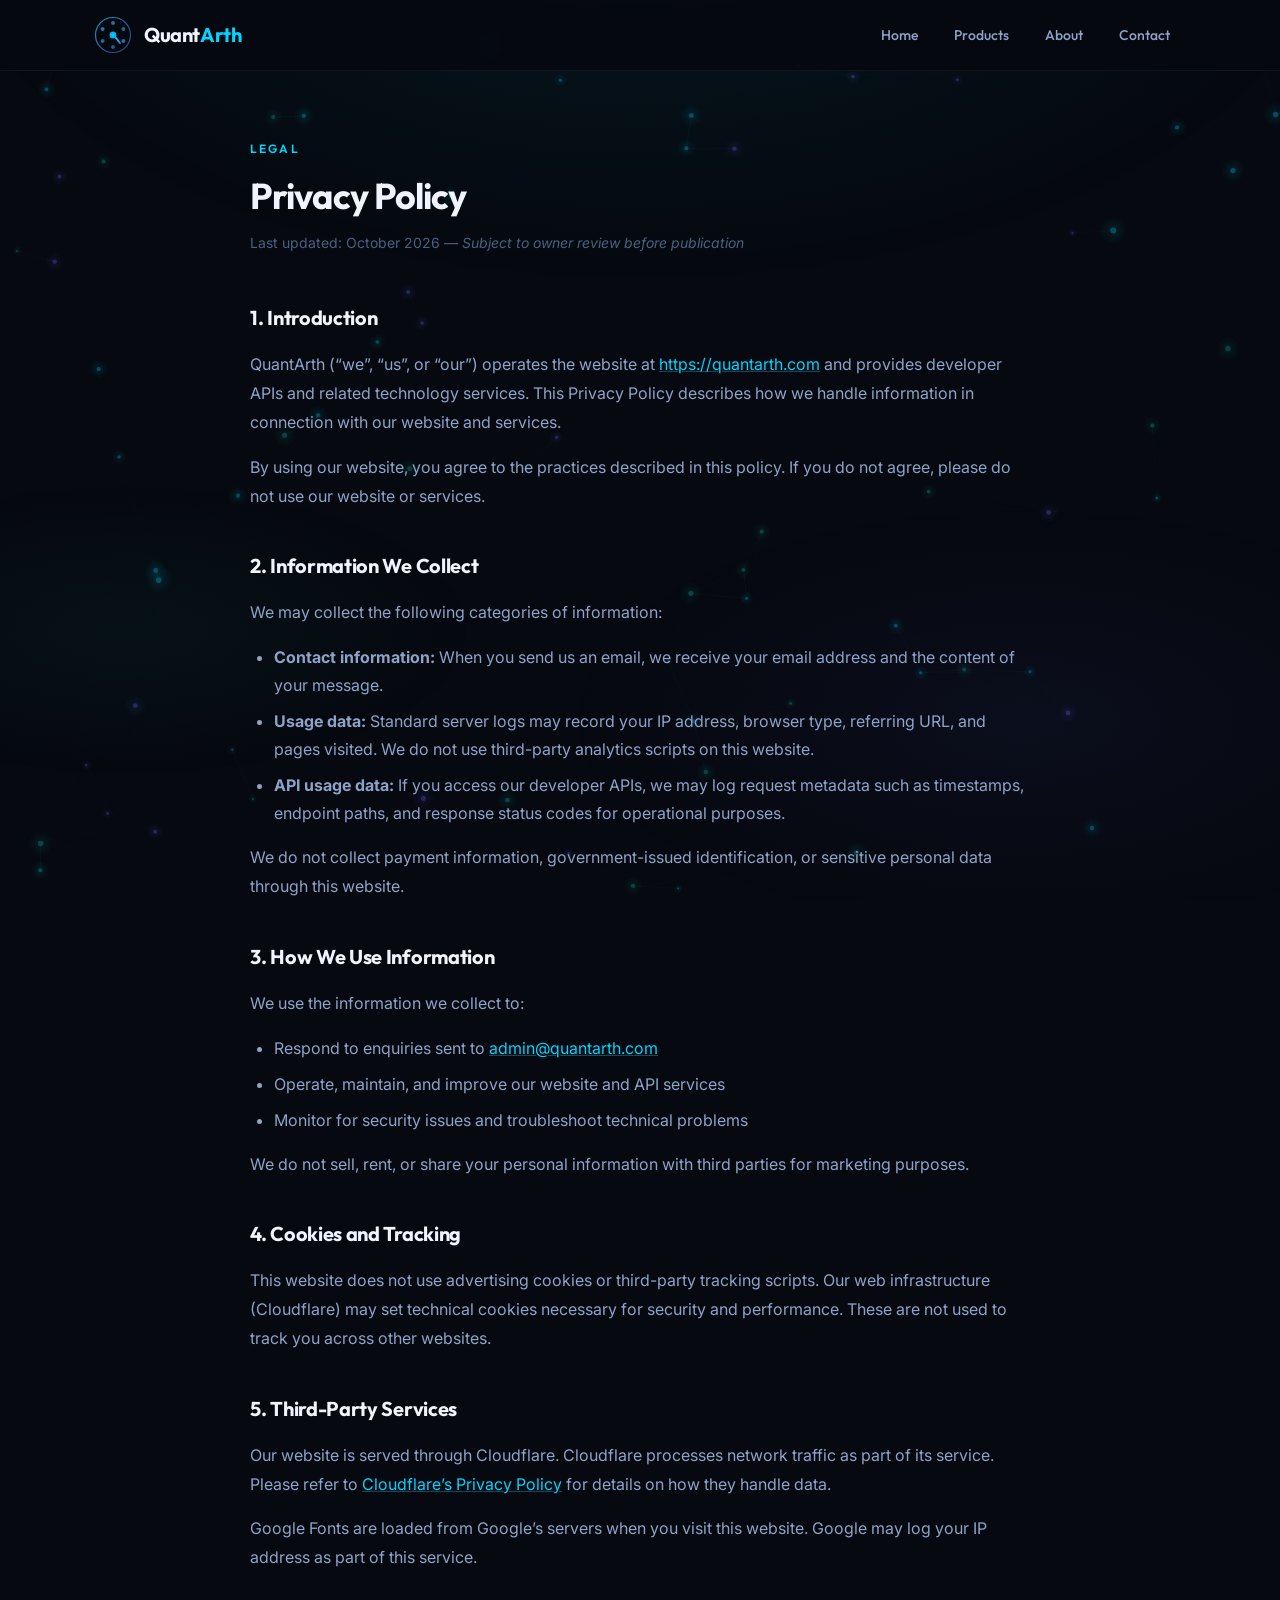
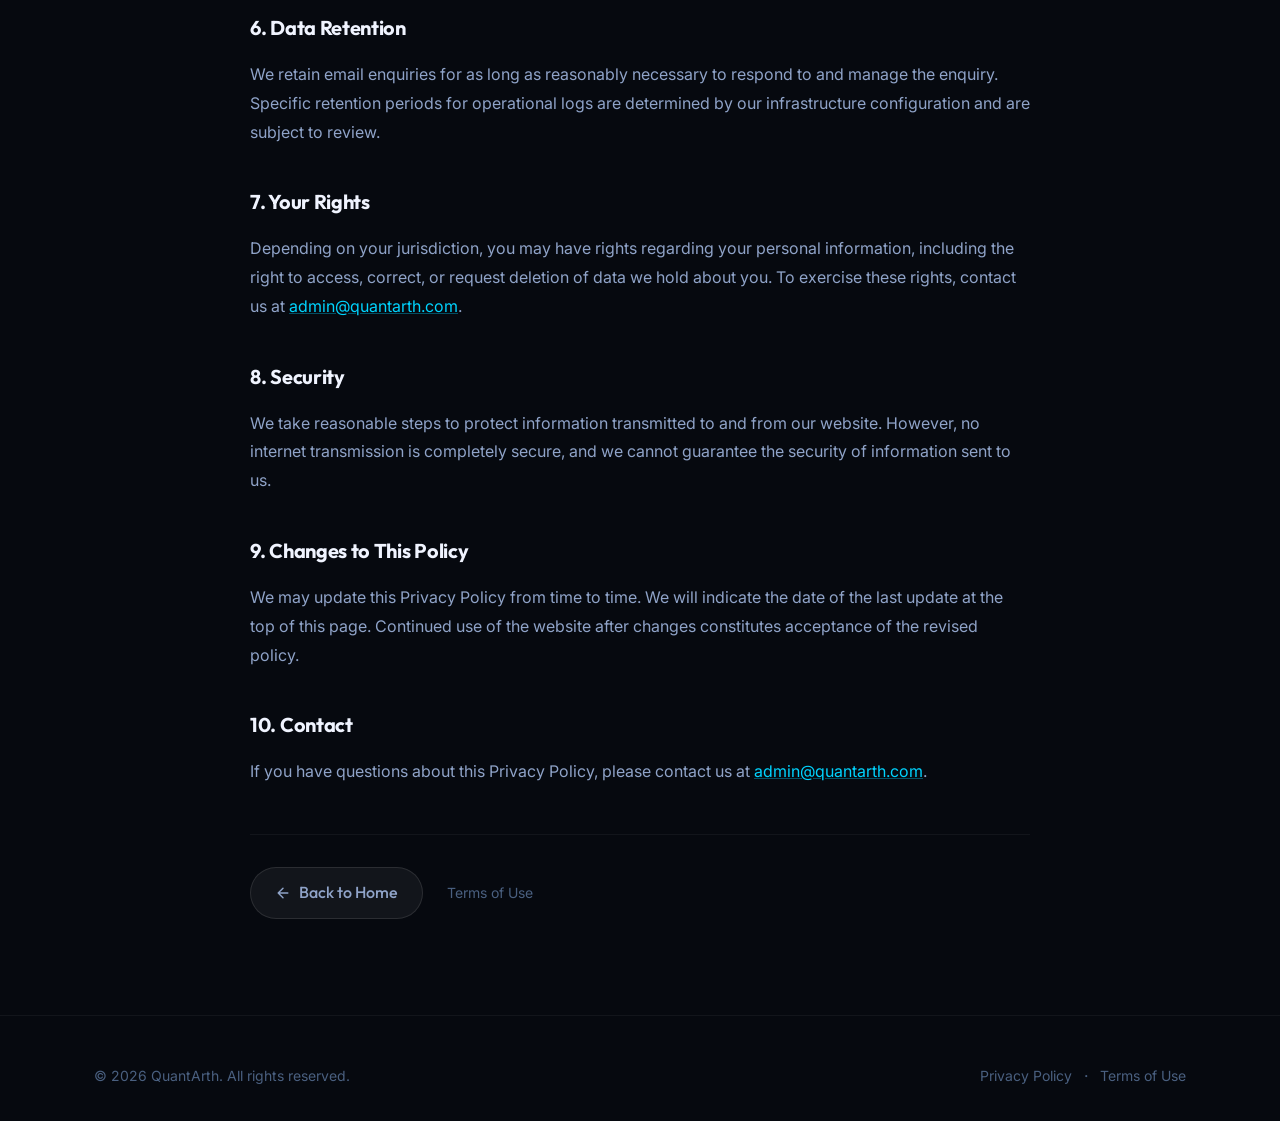
<file: privacy.html>
<!DOCTYPE html>
<html lang="en">
<head>
  <meta charset="UTF-8" />
  <meta name="viewport" content="width=device-width, initial-scale=1.0" />

  <title>Privacy Policy | QuantArth</title>
  <meta name="description" content="Privacy Policy for QuantArth — how we handle information collected through our website and developer APIs." />
  <meta name="robots" content="index, follow" />
  <meta name="theme-color" content="#06090f" />

  <link rel="canonical" href="https://quantarth.com/privacy.html" />
  <link rel="icon" type="image/svg+xml" href="favicon.svg" />
  <link rel="preconnect" href="https://fonts.googleapis.com" />
  <link rel="preconnect" href="https://fonts.gstatic.com" crossorigin />
  <link rel="stylesheet" href="assets/css/styles.css" />
</head>
<body>

  <a class="skip-link" href="#main-content">Skip to main content</a>
  <canvas id="bg-canvas" aria-hidden="true"></canvas>

  <div class="site-wrapper">

    <header class="site-header" role="banner">
      <div class="container">
        <div class="header-inner">
          <a href="/" class="logo-link" aria-label="QuantArth Home">
            <svg class="logo-icon" viewBox="0 0 38 38" fill="none" xmlns="http://www.w3.org/2000/svg" aria-hidden="true">
              <circle cx="19" cy="19" r="17.5" stroke="url(#pp-hdr-ring)" stroke-width="1.2" />
              <circle cx="19" cy="19" r="3.5" fill="url(#pp-hdr-center)" />
              <circle cx="19" cy="7"  r="2" fill="url(#pp-hdr-node)" opacity="0.85" />
              <circle cx="29.4" cy="13" r="2" fill="url(#pp-hdr-node)" opacity="0.75" />
              <circle cx="29.4" cy="25" r="2" fill="url(#pp-hdr-node)" opacity="0.85" />
              <circle cx="19" cy="31" r="2" fill="url(#pp-hdr-node)" opacity="0.7" />
              <circle cx="8.6" cy="25" r="2" fill="url(#pp-hdr-node)" opacity="0.8" />
              <circle cx="8.6" cy="13" r="2" fill="url(#pp-hdr-node)" opacity="0.9" />
              <line x1="22" y1="22" x2="26" y2="27" stroke="url(#pp-hdr-tail)" stroke-width="2" stroke-linecap="round" />
              <defs>
                <linearGradient id="pp-hdr-ring" x1="0" y1="0" x2="38" y2="38" gradientUnits="userSpaceOnUse">
                  <stop offset="0%" stop-color="#00d4ff" stop-opacity="0.8" />
                  <stop offset="100%" stop-color="#6366f1" stop-opacity="0.5" />
                </linearGradient>
                <radialGradient id="pp-hdr-center" cx="50%" cy="50%" r="50%">
                  <stop offset="0%" stop-color="#00d4ff" />
                  <stop offset="100%" stop-color="#0ea5e9" />
                </radialGradient>
                <radialGradient id="pp-hdr-node" cx="50%" cy="50%" r="50%">
                  <stop offset="0%" stop-color="#6366f1" />
                  <stop offset="100%" stop-color="#00d4ff" stop-opacity="0.6" />
                </radialGradient>
                <linearGradient id="pp-hdr-tail" x1="0%" y1="0%" x2="100%" y2="100%">
                  <stop offset="0%" stop-color="#00d4ff" />
                  <stop offset="100%" stop-color="#6366f1" />
                </linearGradient>
              </defs>
            </svg>
            <span class="logo-wordmark">Quant<span>Arth</span></span>
          </a>
          <nav class="primary-nav" aria-label="Primary navigation">
            <ul class="nav-list" role="list">
              <li><a class="nav-link" href="/#home">Home</a></li>
              <li><a class="nav-link" href="/#products">Products</a></li>
              <li><a class="nav-link" href="/#about">About</a></li>
              <li><a class="nav-link" href="/#contact">Contact</a></li>
            </ul>
          </nav>
          <button class="nav-toggle" id="nav-toggle" aria-label="Open navigation menu" aria-expanded="false" aria-controls="mobile-nav">
            <span class="nav-toggle-bar"></span>
            <span class="nav-toggle-bar"></span>
            <span class="nav-toggle-bar"></span>
          </button>
        </div>
      </div>
      <nav class="mobile-nav" id="mobile-nav" aria-label="Mobile navigation" aria-hidden="true">
        <ul class="mobile-nav-list" role="list">
          <li><a class="mobile-nav-link" href="/#home">Home</a></li>
          <li><a class="mobile-nav-link" href="/#products">Products</a></li>
          <li><a class="mobile-nav-link" href="/#about">About</a></li>
          <li><a class="mobile-nav-link" href="/#contact">Contact</a></li>
        </ul>
      </nav>
    </header>

    <main id="main-content">
      <section class="legal-page" aria-labelledby="legal-heading">
        <div class="container">
          <div class="legal-inner">

            <header class="legal-page-header">
              <span class="section-label">LEGAL</span>
              <h1 class="section-title" id="legal-heading">Privacy Policy</h1>
              <!--
                OWNER REVIEW REQUIRED:
                Review all sections of this policy before publishing.
                Verify against actual data practices. Do not publish
                placeholder legal text without review.
                Last updated date below should be confirmed by owner.
              -->
              <p class="legal-meta">Last updated: October 2026 &mdash; <em>Subject to owner review before publication</em></p>
            </header>

            <div class="legal-content">

              <section class="legal-section" aria-labelledby="lp-intro">
                <h2 id="lp-intro">1. Introduction</h2>
                <p>
                  QuantArth (&ldquo;we&rdquo;, &ldquo;us&rdquo;, or &ldquo;our&rdquo;) operates the website at
                  <a href="https://quantarth.com">https://quantarth.com</a> and provides developer APIs and related technology
                  services. This Privacy Policy describes how we handle information in connection with our website and services.
                </p>
                <p>
                  By using our website, you agree to the practices described in this policy. If you do not agree, please do not
                  use our website or services.
                </p>
              </section>

              <section class="legal-section" aria-labelledby="lp-collect">
                <h2 id="lp-collect">2. Information We Collect</h2>
                <p>We may collect the following categories of information:</p>
                <ul>
                  <li><strong>Contact information:</strong> When you send us an email, we receive your email address and the content of your message.</li>
                  <li><strong>Usage data:</strong> Standard server logs may record your IP address, browser type, referring URL, and pages visited. We do not use third-party analytics scripts on this website.</li>
                  <li><strong>API usage data:</strong> If you access our developer APIs, we may log request metadata such as timestamps, endpoint paths, and response status codes for operational purposes.</li>
                </ul>
                <p>
                  We do not collect payment information, government-issued identification, or sensitive personal data through this website.
                </p>
              </section>

              <section class="legal-section" aria-labelledby="lp-use">
                <h2 id="lp-use">3. How We Use Information</h2>
                <p>We use the information we collect to:</p>
                <ul>
                  <li>Respond to enquiries sent to <a href="mailto:admin@quantarth.com">admin@quantarth.com</a></li>
                  <li>Operate, maintain, and improve our website and API services</li>
                  <li>Monitor for security issues and troubleshoot technical problems</li>
                </ul>
                <p>
                  We do not sell, rent, or share your personal information with third parties for marketing purposes.
                </p>
              </section>

              <section class="legal-section" aria-labelledby="lp-cookies">
                <h2 id="lp-cookies">4. Cookies and Tracking</h2>
                <p>
                  This website does not use advertising cookies or third-party tracking scripts. Our web infrastructure
                  (Cloudflare) may set technical cookies necessary for security and performance. These are not used to
                  track you across other websites.
                </p>
              </section>

              <section class="legal-section" aria-labelledby="lp-third">
                <h2 id="lp-third">5. Third-Party Services</h2>
                <p>
                  Our website is served through Cloudflare. Cloudflare processes network traffic as part of its service.
                  Please refer to <a href="https://www.cloudflare.com/privacypolicy/" target="_blank" rel="noopener noreferrer">Cloudflare&rsquo;s Privacy Policy</a>
                  for details on how they handle data.
                </p>
                <p>
                  Google Fonts are loaded from Google&rsquo;s servers when you visit this website. Google may log your IP address
                  as part of this service.
                </p>
              </section>

              <section class="legal-section" aria-labelledby="lp-retention">
                <h2 id="lp-retention">6. Data Retention</h2>
                <!--
                  OWNER REVIEW REQUIRED:
                  Specify actual data retention periods before publishing.
                -->
                <p>
                  We retain email enquiries for as long as reasonably necessary to respond to and manage the enquiry.
                  Specific retention periods for operational logs are determined by our infrastructure configuration and are
                  subject to review.
                </p>
              </section>

              <section class="legal-section" aria-labelledby="lp-rights">
                <h2 id="lp-rights">7. Your Rights</h2>
                <p>
                  Depending on your jurisdiction, you may have rights regarding your personal information, including the right
                  to access, correct, or request deletion of data we hold about you. To exercise these rights, contact us at
                  <a href="mailto:admin@quantarth.com">admin@quantarth.com</a>.
                </p>
              </section>

              <section class="legal-section" aria-labelledby="lp-security">
                <h2 id="lp-security">8. Security</h2>
                <p>
                  We take reasonable steps to protect information transmitted to and from our website. However, no internet
                  transmission is completely secure, and we cannot guarantee the security of information sent to us.
                </p>
              </section>

              <section class="legal-section" aria-labelledby="lp-changes">
                <h2 id="lp-changes">9. Changes to This Policy</h2>
                <p>
                  We may update this Privacy Policy from time to time. We will indicate the date of the last update at the top
                  of this page. Continued use of the website after changes constitutes acceptance of the revised policy.
                </p>
              </section>

              <section class="legal-section" aria-labelledby="lp-contact">
                <h2 id="lp-contact">10. Contact</h2>
                <p>
                  If you have questions about this Privacy Policy, please contact us at
                  <a href="mailto:admin@quantarth.com">admin@quantarth.com</a>.
                </p>
              </section>

            </div>

            <div class="legal-footer-nav">
              <a href="/" class="btn-secondary">
                <svg viewBox="0 0 20 20" fill="none" xmlns="http://www.w3.org/2000/svg" aria-hidden="true" style="width:16px;height:16px;">
                  <path d="M16 10H4M10 16l-6-6 6-6" stroke="currentColor" stroke-width="1.8" stroke-linecap="round" stroke-linejoin="round"/>
                </svg>
                Back to Home
              </a>
              <a class="footer-legal-link" href="terms.html">Terms of Use</a>
            </div>

          </div>
        </div>
      </section>
    </main>

    <footer class="site-footer" role="contentinfo">
      <div class="container">
        <div class="footer-bottom">
          <p class="footer-copy">&copy; <span id="footer-year">2026</span> QuantArth. All rights reserved.</p>
          <nav class="footer-legal" aria-label="Legal navigation">
            <a class="footer-legal-link" href="privacy.html" aria-current="page">Privacy Policy</a>
            <span class="footer-legal-sep" aria-hidden="true">&middot;</span>
            <a class="footer-legal-link" href="terms.html">Terms of Use</a>
          </nav>
        </div>
      </div>
    </footer>

  </div>

  <script src="assets/js/main.js" defer></script>
  <script>
    (function() {
      var el = document.getElementById('footer-year');
      if (el) el.textContent = new Date().getFullYear();
    })();
  </script>
</body>
</html>
</file>
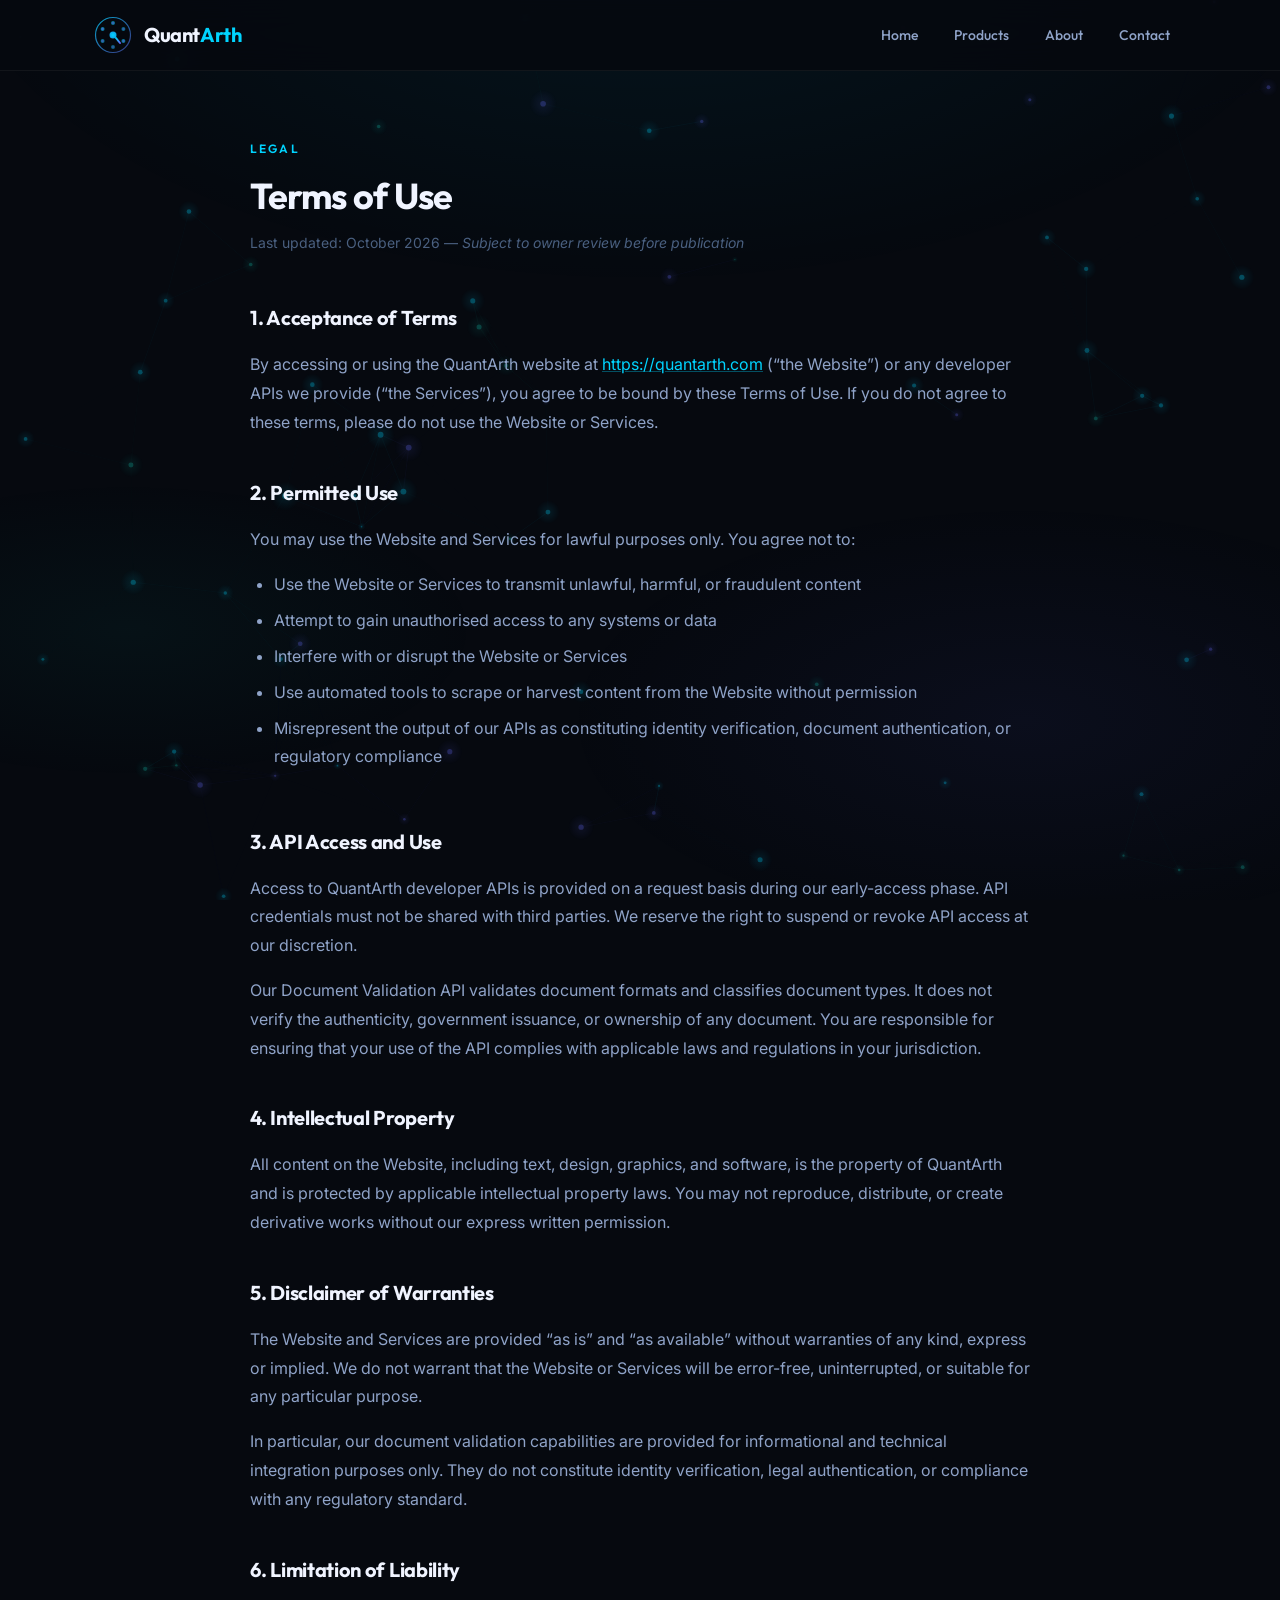
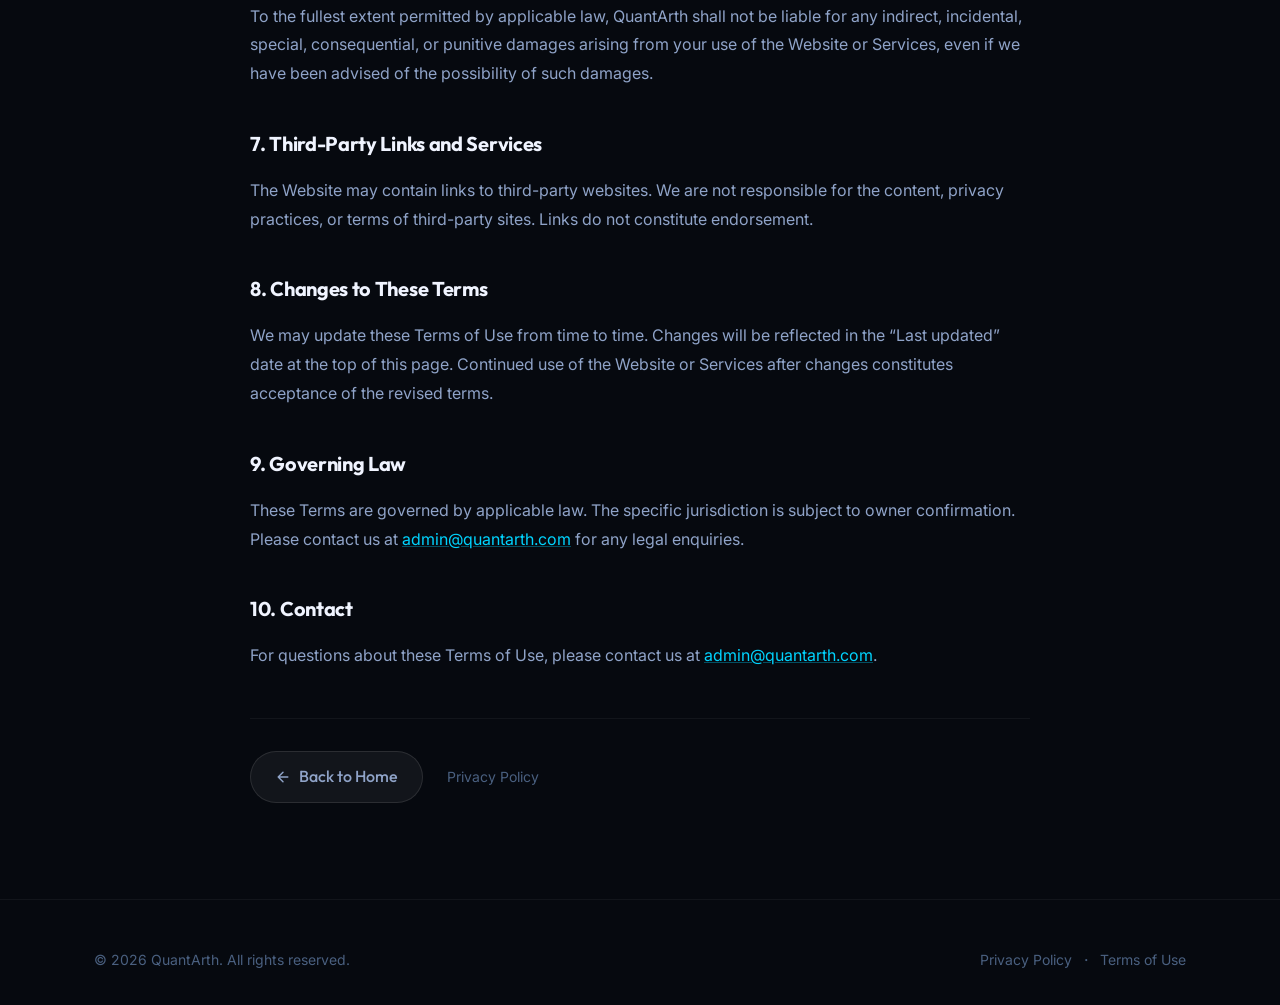
<file: terms.html>
<!DOCTYPE html>
<html lang="en">
<head>
  <meta charset="UTF-8" />
  <meta name="viewport" content="width=device-width, initial-scale=1.0" />

  <title>Terms of Use | QuantArth</title>
  <meta name="description" content="Terms of Use for QuantArth — conditions governing use of our website and developer API services." />
  <meta name="robots" content="index, follow" />
  <meta name="theme-color" content="#06090f" />

  <link rel="canonical" href="https://quantarth.com/terms.html" />
  <link rel="icon" type="image/svg+xml" href="favicon.svg" />
  <link rel="preconnect" href="https://fonts.googleapis.com" />
  <link rel="preconnect" href="https://fonts.gstatic.com" crossorigin />
  <link rel="stylesheet" href="assets/css/styles.css" />
</head>
<body>

  <a class="skip-link" href="#main-content">Skip to main content</a>
  <canvas id="bg-canvas" aria-hidden="true"></canvas>

  <div class="site-wrapper">

    <header class="site-header" role="banner">
      <div class="container">
        <div class="header-inner">
          <a href="/" class="logo-link" aria-label="QuantArth Home">
            <svg class="logo-icon" viewBox="0 0 38 38" fill="none" xmlns="http://www.w3.org/2000/svg" aria-hidden="true">
              <circle cx="19" cy="19" r="17.5" stroke="url(#tu-hdr-ring)" stroke-width="1.2" />
              <circle cx="19" cy="19" r="3.5" fill="url(#tu-hdr-center)" />
              <circle cx="19" cy="7"  r="2" fill="url(#tu-hdr-node)" opacity="0.85" />
              <circle cx="29.4" cy="13" r="2" fill="url(#tu-hdr-node)" opacity="0.75" />
              <circle cx="29.4" cy="25" r="2" fill="url(#tu-hdr-node)" opacity="0.85" />
              <circle cx="19" cy="31" r="2" fill="url(#tu-hdr-node)" opacity="0.7" />
              <circle cx="8.6" cy="25" r="2" fill="url(#tu-hdr-node)" opacity="0.8" />
              <circle cx="8.6" cy="13" r="2" fill="url(#tu-hdr-node)" opacity="0.9" />
              <line x1="22" y1="22" x2="26" y2="27" stroke="url(#tu-hdr-tail)" stroke-width="2" stroke-linecap="round" />
              <defs>
                <linearGradient id="tu-hdr-ring" x1="0" y1="0" x2="38" y2="38" gradientUnits="userSpaceOnUse">
                  <stop offset="0%" stop-color="#00d4ff" stop-opacity="0.8" />
                  <stop offset="100%" stop-color="#6366f1" stop-opacity="0.5" />
                </linearGradient>
                <radialGradient id="tu-hdr-center" cx="50%" cy="50%" r="50%">
                  <stop offset="0%" stop-color="#00d4ff" />
                  <stop offset="100%" stop-color="#0ea5e9" />
                </radialGradient>
                <radialGradient id="tu-hdr-node" cx="50%" cy="50%" r="50%">
                  <stop offset="0%" stop-color="#6366f1" />
                  <stop offset="100%" stop-color="#00d4ff" stop-opacity="0.6" />
                </radialGradient>
                <linearGradient id="tu-hdr-tail" x1="0%" y1="0%" x2="100%" y2="100%">
                  <stop offset="0%" stop-color="#00d4ff" />
                  <stop offset="100%" stop-color="#6366f1" />
                </linearGradient>
              </defs>
            </svg>
            <span class="logo-wordmark">Quant<span>Arth</span></span>
          </a>
          <nav class="primary-nav" aria-label="Primary navigation">
            <ul class="nav-list" role="list">
              <li><a class="nav-link" href="/#home">Home</a></li>
              <li><a class="nav-link" href="/#products">Products</a></li>
              <li><a class="nav-link" href="/#about">About</a></li>
              <li><a class="nav-link" href="/#contact">Contact</a></li>
            </ul>
          </nav>
          <button class="nav-toggle" id="nav-toggle" aria-label="Open navigation menu" aria-expanded="false" aria-controls="mobile-nav">
            <span class="nav-toggle-bar"></span>
            <span class="nav-toggle-bar"></span>
            <span class="nav-toggle-bar"></span>
          </button>
        </div>
      </div>
      <nav class="mobile-nav" id="mobile-nav" aria-label="Mobile navigation" aria-hidden="true">
        <ul class="mobile-nav-list" role="list">
          <li><a class="mobile-nav-link" href="/#home">Home</a></li>
          <li><a class="mobile-nav-link" href="/#products">Products</a></li>
          <li><a class="mobile-nav-link" href="/#about">About</a></li>
          <li><a class="mobile-nav-link" href="/#contact">Contact</a></li>
        </ul>
      </nav>
    </header>

    <main id="main-content">
      <section class="legal-page" aria-labelledby="legal-heading">
        <div class="container">
          <div class="legal-inner">

            <header class="legal-page-header">
              <span class="section-label">LEGAL</span>
              <h1 class="section-title" id="legal-heading">Terms of Use</h1>
              <!--
                OWNER REVIEW REQUIRED:
                Review all sections of these Terms before publishing.
                Legal terms should be reviewed by a qualified legal professional.
                Do not publish placeholder legal text without owner review.
              -->
              <p class="legal-meta">Last updated: October 2026 &mdash; <em>Subject to owner review before publication</em></p>
            </header>

            <div class="legal-content">

              <section class="legal-section" aria-labelledby="tu-intro">
                <h2 id="tu-intro">1. Acceptance of Terms</h2>
                <p>
                  By accessing or using the QuantArth website at <a href="https://quantarth.com">https://quantarth.com</a>
                  (&ldquo;the Website&rdquo;) or any developer APIs we provide (&ldquo;the Services&rdquo;), you agree to be
                  bound by these Terms of Use. If you do not agree to these terms, please do not use the Website or Services.
                </p>
              </section>

              <section class="legal-section" aria-labelledby="tu-use">
                <h2 id="tu-use">2. Permitted Use</h2>
                <p>You may use the Website and Services for lawful purposes only. You agree not to:</p>
                <ul>
                  <li>Use the Website or Services to transmit unlawful, harmful, or fraudulent content</li>
                  <li>Attempt to gain unauthorised access to any systems or data</li>
                  <li>Interfere with or disrupt the Website or Services</li>
                  <li>Use automated tools to scrape or harvest content from the Website without permission</li>
                  <li>Misrepresent the output of our APIs as constituting identity verification, document authentication, or regulatory compliance</li>
                </ul>
              </section>

              <section class="legal-section" aria-labelledby="tu-api">
                <h2 id="tu-api">3. API Access and Use</h2>
                <p>
                  Access to QuantArth developer APIs is provided on a request basis during our early-access phase. API credentials
                  must not be shared with third parties. We reserve the right to suspend or revoke API access at our discretion.
                </p>
                <p>
                  Our Document Validation API validates document formats and classifies document types. It does not verify the
                  authenticity, government issuance, or ownership of any document. You are responsible for ensuring that your
                  use of the API complies with applicable laws and regulations in your jurisdiction.
                </p>
              </section>

              <section class="legal-section" aria-labelledby="tu-ip">
                <h2 id="tu-ip">4. Intellectual Property</h2>
                <p>
                  All content on the Website, including text, design, graphics, and software, is the property of QuantArth and
                  is protected by applicable intellectual property laws. You may not reproduce, distribute, or create derivative
                  works without our express written permission.
                </p>
              </section>

              <section class="legal-section" aria-labelledby="tu-disclaimer">
                <h2 id="tu-disclaimer">5. Disclaimer of Warranties</h2>
                <p>
                  The Website and Services are provided &ldquo;as is&rdquo; and &ldquo;as available&rdquo; without warranties of any kind,
                  express or implied. We do not warrant that the Website or Services will be error-free, uninterrupted, or
                  suitable for any particular purpose.
                </p>
                <p>
                  In particular, our document validation capabilities are provided for informational and technical integration
                  purposes only. They do not constitute identity verification, legal authentication, or compliance with any
                  regulatory standard.
                </p>
              </section>

              <section class="legal-section" aria-labelledby="tu-liability">
                <h2 id="tu-liability">6. Limitation of Liability</h2>
                <!--
                  OWNER REVIEW REQUIRED:
                  Liability limitation clauses must be reviewed against
                  applicable law in the owner's jurisdiction before publishing.
                -->
                <p>
                  To the fullest extent permitted by applicable law, QuantArth shall not be liable for any indirect, incidental,
                  special, consequential, or punitive damages arising from your use of the Website or Services, even if we have
                  been advised of the possibility of such damages.
                </p>
              </section>

              <section class="legal-section" aria-labelledby="tu-thirdparty">
                <h2 id="tu-thirdparty">7. Third-Party Links and Services</h2>
                <p>
                  The Website may contain links to third-party websites. We are not responsible for the content, privacy
                  practices, or terms of third-party sites. Links do not constitute endorsement.
                </p>
              </section>

              <section class="legal-section" aria-labelledby="tu-changes">
                <h2 id="tu-changes">8. Changes to These Terms</h2>
                <p>
                  We may update these Terms of Use from time to time. Changes will be reflected in the &ldquo;Last updated&rdquo; date
                  at the top of this page. Continued use of the Website or Services after changes constitutes acceptance of
                  the revised terms.
                </p>
              </section>

              <section class="legal-section" aria-labelledby="tu-governing">
                <h2 id="tu-governing">9. Governing Law</h2>
                <!--
                  OWNER REVIEW REQUIRED:
                  Specify jurisdiction before publishing.
                -->
                <p>
                  These Terms are governed by applicable law. The specific jurisdiction is subject to owner confirmation.
                  Please contact us at <a href="mailto:admin@quantarth.com">admin@quantarth.com</a> for any legal enquiries.
                </p>
              </section>

              <section class="legal-section" aria-labelledby="tu-contact">
                <h2 id="tu-contact">10. Contact</h2>
                <p>
                  For questions about these Terms of Use, please contact us at
                  <a href="mailto:admin@quantarth.com">admin@quantarth.com</a>.
                </p>
              </section>

            </div>

            <div class="legal-footer-nav">
              <a href="/" class="btn-secondary">
                <svg viewBox="0 0 20 20" fill="none" xmlns="http://www.w3.org/2000/svg" aria-hidden="true" style="width:16px;height:16px;">
                  <path d="M16 10H4M10 16l-6-6 6-6" stroke="currentColor" stroke-width="1.8" stroke-linecap="round" stroke-linejoin="round"/>
                </svg>
                Back to Home
              </a>
              <a class="footer-legal-link" href="privacy.html">Privacy Policy</a>
            </div>

          </div>
        </div>
      </section>
    </main>

    <footer class="site-footer" role="contentinfo">
      <div class="container">
        <div class="footer-bottom">
          <p class="footer-copy">&copy; <span id="footer-year">2026</span> QuantArth. All rights reserved.</p>
          <nav class="footer-legal" aria-label="Legal navigation">
            <a class="footer-legal-link" href="privacy.html">Privacy Policy</a>
            <span class="footer-legal-sep" aria-hidden="true">&middot;</span>
            <a class="footer-legal-link" href="terms.html" aria-current="page">Terms of Use</a>
          </nav>
        </div>
      </div>
    </footer>

  </div>

  <script src="assets/js/main.js" defer></script>
  <script>
    (function() {
      var el = document.getElementById('footer-year');
      if (el) el.textContent = new Date().getFullYear();
    })();
  </script>
</body>
</html>
</file>
<file: assets/css/styles.css>
/* ============================================================
   QuantArth — Design System
   All brand tokens, layout, and component styles.
   ============================================================ */

/* ── Google Fonts ─────────────────────────────────────────── */
@import url('https://fonts.googleapis.com/css2?family=Inter:wght@300;400;500;600;700&family=Outfit:wght@300;400;500;600;700;800&display=swap');

/* ── Design Tokens ────────────────────────────────────────── */
:root {
  /* Background palette */
  --color-bg-base:        #06090f;
  --color-bg-elevated:    #0b1120;
  --color-bg-card:        #0f1929;
  --color-bg-card-border: rgba(255, 255, 255, 0.06);

  /* Accent palette */
  --color-accent-primary:   #00d4ff;   /* electric cyan */
  --color-accent-secondary: #0ea5e9;   /* sky blue */
  --color-accent-tertiary:  #6366f1;   /* indigo-violet */
  --color-accent-teal:      #14b8a6;   /* teal */

  /* Text palette */
  --color-text-primary:   #f0f4ff;
  --color-text-secondary: #8fa3c8;
  --color-text-muted:     #4a6080;
  --color-text-label:     #00d4ff;

  /* Glow */
  --glow-cyan:   rgba(0, 212, 255, 0.18);
  --glow-indigo: rgba(99, 102, 241, 0.15);
  --glow-teal:   rgba(20, 184, 166, 0.12);

  /* Typography */
  --font-display: 'Outfit', 'Inter', system-ui, sans-serif;
  --font-body:    'Inter', system-ui, sans-serif;
  --font-mono:    'JetBrains Mono', 'Fira Code', monospace;

  /* Scale */
  --text-xs:   0.75rem;
  --text-sm:   0.875rem;
  --text-base: 1rem;
  --text-lg:   1.125rem;
  --text-xl:   1.25rem;
  --text-2xl:  1.5rem;
  --text-3xl:  1.875rem;
  --text-4xl:  2.25rem;
  --text-5xl:  3rem;
  --text-6xl:  3.75rem;
  --text-7xl:  4.5rem;

  /* Spacing */
  --space-1:  0.25rem;
  --space-2:  0.5rem;
  --space-3:  0.75rem;
  --space-4:  1rem;
  --space-6:  1.5rem;
  --space-8:  2rem;
  --space-10: 2.5rem;
  --space-12: 3rem;
  --space-16: 4rem;
  --space-20: 5rem;
  --space-24: 6rem;
  --space-32: 8rem;

  /* Radii */
  --radius-sm:   6px;
  --radius-md:   12px;
  --radius-lg:   20px;
  --radius-xl:   32px;
  --radius-full: 9999px;

  /* Transitions */
  --transition-fast:   150ms ease;
  --transition-base:   250ms ease;
  --transition-slow:   500ms ease;
  --transition-spring: 400ms cubic-bezier(0.34, 1.56, 0.64, 1);

  /* Z-index layers */
  --z-base:    0;
  --z-canvas:  1;
  --z-content: 10;
  --z-header:  100;
  --z-overlay: 200;
}

/* ── Reset & Base ─────────────────────────────────────────── */
*, *::before, *::after {
  box-sizing: border-box;
  margin: 0;
  padding: 0;
}

html {
  scroll-behavior: smooth;
  -webkit-text-size-adjust: 100%;
}

body {
  font-family: var(--font-body);
  font-size: var(--text-base);
  line-height: 1.6;
  color: var(--color-text-primary);
  background-color: var(--color-bg-base);
  overflow-x: hidden;
  -webkit-font-smoothing: antialiased;
  -moz-osx-font-smoothing: grayscale;
}

img, svg { display: block; max-width: 100%; }
a { color: inherit; text-decoration: none; }
button { cursor: pointer; border: none; background: none; font-family: inherit; }
ul, ol { list-style: none; }

/* ── Skip Link ────────────────────────────────────────────── */
.skip-link {
  position: absolute;
  top: -100%;
  left: var(--space-4);
  padding: var(--space-2) var(--space-4);
  background: var(--color-accent-primary);
  color: var(--color-bg-base);
  font-weight: 600;
  font-size: var(--text-sm);
  border-radius: var(--radius-md);
  z-index: var(--z-overlay);
  transition: top var(--transition-fast);
}
.skip-link:focus { top: var(--space-4); }

/* ── Focus Ring ────────────────────────────────────────────── */
:focus-visible {
  outline: 2px solid var(--color-accent-primary);
  outline-offset: 3px;
  border-radius: var(--radius-sm);
}

/* ── Layout Utilities ─────────────────────────────────────── */
.container {
  width: 100%;
  max-width: 1140px;
  margin-inline: auto;
  padding-inline: var(--space-6);
}

/* ── Background Canvas ────────────────────────────────────── */
#bg-canvas {
  position: fixed;
  inset: 0;
  z-index: var(--z-canvas);
  pointer-events: none;
  opacity: 0.4;
}

/* ── Site Wrapper ─────────────────────────────────────────── */
.site-wrapper {
  position: relative;
  z-index: var(--z-content);
  min-height: 100dvh;
  display: flex;
  flex-direction: column;
}

.site-wrapper::before {
  content: '';
  position: fixed;
  inset: 0;
  z-index: 0;
  background:
    radial-gradient(ellipse 80% 60% at 50% -10%, rgba(0, 212, 255, 0.07) 0%, transparent 70%),
    radial-gradient(ellipse 60% 40% at 80% 80%, rgba(99, 102, 241, 0.06) 0%, transparent 60%),
    radial-gradient(ellipse 50% 30% at 10% 70%, rgba(20, 184, 166, 0.05) 0%, transparent 55%);
  pointer-events: none;
}

/* ════════════════════════════════════════════════════════════
   HEADER
   ════════════════════════════════════════════════════════════ */
.site-header {
  position: sticky;
  top: 0;
  z-index: var(--z-header);
  padding-block: var(--space-4);
  background: rgba(6, 9, 15, 0.85);
  backdrop-filter: blur(16px);
  -webkit-backdrop-filter: blur(16px);
  border-bottom: 1px solid rgba(255, 255, 255, 0.05);
  transition: box-shadow var(--transition-base);
}

.site-header.scrolled {
  box-shadow: 0 2px 20px rgba(0, 0, 0, 0.4);
}

.header-inner {
  display: flex;
  align-items: center;
  justify-content: space-between;
  gap: var(--space-6);
}

/* ── Logo ─────────────────────────────────────────────────── */
.logo-link {
  display: flex;
  align-items: center;
  gap: var(--space-3);
  transition: opacity var(--transition-base);
  flex-shrink: 0;
}
.logo-link:hover,
.logo-link:focus-visible { opacity: 0.85; }

.logo-icon { width: 38px; height: 38px; flex-shrink: 0; }

.logo-wordmark {
  font-family: var(--font-display);
  font-size: var(--text-xl);
  font-weight: 700;
  letter-spacing: -0.02em;
  color: var(--color-text-primary);
}
.logo-wordmark span { color: var(--color-accent-primary); }

/* ── Primary Nav ──────────────────────────────────────────── */
.primary-nav { display: flex; align-items: center; }

.nav-list {
  display: flex;
  align-items: center;
  gap: var(--space-1);
}

.nav-link {
  display: inline-block;
  padding: var(--space-2) var(--space-4);
  font-family: var(--font-display);
  font-size: var(--text-sm);
  font-weight: 500;
  color: var(--color-text-secondary);
  border-radius: var(--radius-md);
  transition: color var(--transition-base), background var(--transition-base);
}
.nav-link:hover,
.nav-link:focus-visible,
.nav-link.active {
  color: var(--color-text-primary);
  background: rgba(255, 255, 255, 0.05);
}

/* ── Mobile Toggle ────────────────────────────────────────── */
.nav-toggle {
  display: none;
  flex-direction: column;
  gap: 5px;
  padding: var(--space-2);
  background: none;
  border: none;
  cursor: pointer;
  flex-shrink: 0;
}

.nav-toggle-bar {
  display: block;
  width: 22px;
  height: 2px;
  background: var(--color-text-secondary);
  border-radius: 2px;
  transition: transform var(--transition-base), opacity var(--transition-base), background var(--transition-base);
}

.nav-toggle[aria-expanded="true"] .nav-toggle-bar:nth-child(1) { transform: translateY(7px) rotate(45deg); }
.nav-toggle[aria-expanded="true"] .nav-toggle-bar:nth-child(2) { opacity: 0; }
.nav-toggle[aria-expanded="true"] .nav-toggle-bar:nth-child(3) { transform: translateY(-7px) rotate(-45deg); }
.nav-toggle[aria-expanded="true"] .nav-toggle-bar { background: var(--color-accent-primary); }

/* ── Mobile Nav Drawer ────────────────────────────────────── */
.mobile-nav {
  display: none;
  overflow: hidden;
  max-height: 0;
  transition: max-height var(--transition-slow);
  border-top: 1px solid rgba(255, 255, 255, 0.05);
}

.mobile-nav.open { max-height: 300px; }

.mobile-nav-list {
  display: flex;
  flex-direction: column;
  padding: var(--space-4) var(--space-6) var(--space-6);
  gap: var(--space-1);
}

.mobile-nav-link {
  display: block;
  padding: var(--space-3) var(--space-4);
  font-family: var(--font-display);
  font-size: var(--text-base);
  font-weight: 500;
  color: var(--color-text-secondary);
  border-radius: var(--radius-md);
  transition: color var(--transition-base), background var(--transition-base);
}
.mobile-nav-link:hover,
.mobile-nav-link:focus-visible {
  color: var(--color-text-primary);
  background: rgba(255, 255, 255, 0.05);
}

/* ── Buttons ──────────────────────────────────────────────── */
.btn-primary {
  display: inline-flex;
  align-items: center;
  gap: var(--space-2);
  padding: var(--space-3) var(--space-8);
  background: linear-gradient(135deg, var(--color-accent-primary) 0%, var(--color-accent-secondary) 100%);
  color: #fff;
  font-family: var(--font-display);
  font-size: var(--text-base);
  font-weight: 600;
  letter-spacing: 0.01em;
  border-radius: var(--radius-full);
  box-shadow:
    0 0 0 1px rgba(0, 212, 255, 0.3),
    0 0 28px rgba(0, 212, 255, 0.2),
    0 4px 16px rgba(0, 0, 0, 0.4);
  transition:
    transform var(--transition-base),
    box-shadow var(--transition-base),
    opacity var(--transition-base);
  position: relative;
  overflow: hidden;
}

.btn-primary::after {
  content: '';
  position: absolute;
  inset: 0;
  background: rgba(255, 255, 255, 0);
  transition: background var(--transition-base);
}
.btn-primary:hover {
  transform: translateY(-2px);
  box-shadow:
    0 0 0 1px rgba(0, 212, 255, 0.5),
    0 0 40px rgba(0, 212, 255, 0.3),
    0 8px 24px rgba(0, 0, 0, 0.5);
}
.btn-primary:hover::after { background: rgba(255, 255, 255, 0.06); }
.btn-primary:active { transform: translateY(0); }

.btn-secondary {
  display: inline-flex;
  align-items: center;
  gap: var(--space-2);
  padding: var(--space-3) var(--space-6);
  background: rgba(255, 255, 255, 0.05);
  color: var(--color-text-secondary);
  font-family: var(--font-display);
  font-size: var(--text-base);
  font-weight: 500;
  border-radius: var(--radius-full);
  border: 1px solid rgba(255, 255, 255, 0.1);
  transition:
    transform var(--transition-base),
    color var(--transition-base),
    background var(--transition-base),
    border-color var(--transition-base);
}
.btn-secondary:hover {
  transform: translateY(-2px);
  color: var(--color-text-primary);
  background: rgba(255, 255, 255, 0.08);
  border-color: rgba(255, 255, 255, 0.18);
}
.btn-secondary:active { transform: translateY(0); }

.btn-icon {
  width: 18px;
  height: 18px;
  transition: transform var(--transition-base);
}
.btn-primary:hover .btn-icon { transform: translateX(3px); }

/* ════════════════════════════════════════════════════════════
   HERO SECTION
   ════════════════════════════════════════════════════════════ */
.hero {
  position: relative;
  z-index: var(--z-content);
  padding-block: var(--space-20) var(--space-24);
  overflow: hidden;
}

.hero-inner {
  display: grid;
  grid-template-columns: 1fr 1fr;
  gap: var(--space-16);
  align-items: center;
  width: 100%;
}

.hero-text {
  display: flex;
  flex-direction: column;
  gap: var(--space-6);
}

.hero-label {
  display: inline-block;
  font-family: var(--font-display);
  font-size: var(--text-xs);
  font-weight: 600;
  letter-spacing: 0.18em;
  text-transform: uppercase;
  color: var(--color-text-label);
  opacity: 0;
  transform: translateY(12px);
  animation: fade-up 0.7s ease 0.1s forwards;
}

.hero-headline {
  font-family: var(--font-display);
  font-size: clamp(var(--text-4xl), 5vw, var(--text-6xl));
  font-weight: 800;
  line-height: 1.08;
  letter-spacing: -0.03em;
  color: var(--color-text-primary);
  opacity: 0;
  transform: translateY(16px);
  animation: fade-up 0.7s ease 0.2s forwards;
}

.hero-headline .highlight {
  background: linear-gradient(135deg, var(--color-accent-primary) 0%, var(--color-accent-secondary) 50%, var(--color-accent-tertiary) 100%);
  -webkit-background-clip: text;
  -webkit-text-fill-color: transparent;
  background-clip: text;
}

.hero-body {
  font-size: var(--text-lg);
  line-height: 1.75;
  color: var(--color-text-secondary);
  max-width: 50ch;
  opacity: 0;
  transform: translateY(16px);
  animation: fade-up 0.7s ease 0.35s forwards;
}

.hero-cta-group {
  display: flex;
  flex-direction: column;
  gap: var(--space-4);
  opacity: 0;
  transform: translateY(16px);
  animation: fade-up 0.7s ease 0.5s forwards;
}

.cta-row {
  display: flex;
  align-items: center;
  gap: var(--space-4);
  flex-wrap: wrap;
}

.hero-visual {
  display: flex;
  align-items: center;
  justify-content: center;
  position: relative;
  opacity: 0;
  animation: fade-in 1s ease 0.6s forwards;
}

.hero-svg-scene {
  width: 100%;
  max-width: 520px;
  height: auto;
  filter: drop-shadow(0 0 40px rgba(0, 212, 255, 0.12));
}

/* ════════════════════════════════════════════════════════════
   SECTION SHARED STYLES
   ════════════════════════════════════════════════════════════ */
.section-header {
  text-align: center;
  margin-bottom: var(--space-16);
}

.section-label {
  display: inline-block;
  font-family: var(--font-display);
  font-size: var(--text-xs);
  font-weight: 600;
  letter-spacing: 0.18em;
  text-transform: uppercase;
  color: var(--color-text-label);
  margin-bottom: var(--space-4);
}

.section-title {
  font-family: var(--font-display);
  font-size: clamp(var(--text-2xl), 3.5vw, var(--text-4xl));
  font-weight: 700;
  letter-spacing: -0.025em;
  color: var(--color-text-primary);
  line-height: 1.15;
}

.section-description {
  margin-top: var(--space-6);
  font-size: var(--text-base);
  line-height: 1.75;
  color: var(--color-text-secondary);
  max-width: 60ch;
  margin-inline: auto;
}

/* Section divider line */
.products-section,
.why-section,
.roadmap-section,
.about-section,
.contact-section {
  position: relative;
  z-index: var(--z-content);
  padding-block: var(--space-20) var(--space-24);
}

.products-section::before,
.why-section::before,
.roadmap-section::before,
.about-section::before,
.contact-section::before {
  content: '';
  position: absolute;
  top: 0;
  left: 50%;
  transform: translateX(-50%);
  width: 80%;
  height: 1px;
  background: linear-gradient(90deg, transparent, rgba(0, 212, 255, 0.12), transparent);
}

/* ════════════════════════════════════════════════════════════
   PRODUCTS SECTION
   ════════════════════════════════════════════════════════════ */
.product-spotlight {
  background: var(--color-bg-card);
  border: 1px solid var(--color-bg-card-border);
  border-radius: var(--radius-xl);
  overflow: hidden;
  position: relative;
}

.product-spotlight::before {
  content: '';
  position: absolute;
  inset: 0;
  background: radial-gradient(ellipse at top left, rgba(0, 212, 255, 0.04), transparent 60%);
  pointer-events: none;
}

.product-spotlight-inner {
  display: grid;
  grid-template-columns: 1fr 1fr;
  gap: var(--space-12);
  padding: var(--space-12);
  align-items: start;
}

.product-badge {
  display: inline-flex;
  align-items: center;
  gap: var(--space-2);
  padding: var(--space-1) var(--space-3);
  background: rgba(0, 212, 255, 0.08);
  border: 1px solid rgba(0, 212, 255, 0.2);
  border-radius: var(--radius-full);
  font-family: var(--font-display);
  font-size: var(--text-xs);
  font-weight: 600;
  letter-spacing: 0.06em;
  color: var(--color-accent-primary);
  text-transform: uppercase;
  margin-bottom: var(--space-6);
}

.product-badge-icon {
  width: 14px;
  height: 14px;
  color: var(--color-accent-primary);
}

.product-title {
  font-family: var(--font-display);
  font-size: clamp(var(--text-2xl), 2.5vw, var(--text-3xl));
  font-weight: 700;
  letter-spacing: -0.02em;
  color: var(--color-text-primary);
  margin-bottom: var(--space-4);
  line-height: 1.2;
}

.product-description {
  font-size: var(--text-base);
  line-height: 1.8;
  color: var(--color-text-secondary);
  margin-bottom: var(--space-6);
  max-width: 46ch;
}

.product-note {
  display: flex;
  gap: var(--space-3);
  align-items: flex-start;
  padding: var(--space-4);
  background: rgba(99, 102, 241, 0.06);
  border: 1px solid rgba(99, 102, 241, 0.15);
  border-radius: var(--radius-md);
  margin-bottom: var(--space-8);
}

.product-note-icon {
  width: 18px;
  height: 18px;
  flex-shrink: 0;
  margin-top: 2px;
  color: var(--color-accent-tertiary);
}

.product-note p {
  font-size: var(--text-sm);
  line-height: 1.65;
  color: var(--color-text-muted);
}

/* Capability Cards */
.capability-cards {
  display: flex;
  flex-direction: column;
  gap: var(--space-4);
}

.capability-card {
  padding: var(--space-6);
  background: var(--color-bg-elevated);
  border: 1px solid var(--color-bg-card-border);
  border-radius: var(--radius-lg);
  transition:
    transform var(--transition-base),
    border-color var(--transition-base),
    box-shadow var(--transition-base);
  display: flex;
  gap: var(--space-4);
  align-items: flex-start;
}

.capability-card:hover {
  transform: translateX(4px);
  border-color: rgba(0, 212, 255, 0.15);
  box-shadow: 0 8px 32px rgba(0, 0, 0, 0.2);
}

.cap-card-icon-wrap {
  width: 40px;
  height: 40px;
  border-radius: var(--radius-md);
  background: rgba(0, 212, 255, 0.08);
  display: flex;
  align-items: center;
  justify-content: center;
  flex-shrink: 0;
}

.cap-card-icon {
  width: 22px;
  height: 22px;
  color: var(--color-accent-primary);
}

.capability-card:nth-child(2) .cap-card-icon-wrap { background: rgba(99, 102, 241, 0.08); }
.capability-card:nth-child(2) .cap-card-icon { color: var(--color-accent-tertiary); }
.capability-card:nth-child(3) .cap-card-icon-wrap { background: rgba(20, 184, 166, 0.08); }
.capability-card:nth-child(3) .cap-card-icon { color: var(--color-accent-teal); }

.cap-card-title {
  font-family: var(--font-display);
  font-size: var(--text-base);
  font-weight: 700;
  color: var(--color-text-primary);
  margin-bottom: var(--space-1);
}

.cap-card-body {
  font-size: var(--text-sm);
  line-height: 1.65;
  color: var(--color-text-secondary);
}

/* ════════════════════════════════════════════════════════════
   WHY SECTION — theme cards
   ════════════════════════════════════════════════════════════ */
.themes-grid {
  display: grid;
  grid-template-columns: repeat(3, 1fr);
  gap: var(--space-6);
}

.theme-card {
  position: relative;
  padding: var(--space-8);
  background: var(--color-bg-card);
  border: 1px solid var(--color-bg-card-border);
  border-radius: var(--radius-lg);
  overflow: hidden;
  transition:
    transform var(--transition-base),
    border-color var(--transition-base),
    box-shadow var(--transition-base);
}

.theme-card::before {
  content: '';
  position: absolute;
  inset: 0;
  border-radius: inherit;
  background: radial-gradient(ellipse at top left, var(--card-glow, transparent), transparent 65%);
  opacity: 0;
  transition: opacity var(--transition-slow);
  pointer-events: none;
}

.theme-card:hover {
  transform: translateY(-4px);
  border-color: rgba(255, 255, 255, 0.1);
  box-shadow: 0 20px 60px rgba(0, 0, 0, 0.4);
}

.theme-card:hover::before { opacity: 1; }

.theme-card--ai    { --card-glow: rgba(0, 212, 255, 0.1); }
.theme-card--fin   { --card-glow: rgba(99, 102, 241, 0.1); }
.theme-card--trust { --card-glow: rgba(20, 184, 166, 0.1); }

.card-icon-wrap {
  width: 52px;
  height: 52px;
  border-radius: var(--radius-md);
  display: flex;
  align-items: center;
  justify-content: center;
  margin-bottom: var(--space-6);
  flex-shrink: 0;
}

.theme-card--ai    .card-icon-wrap { background: rgba(0, 212, 255, 0.1); }
.theme-card--fin   .card-icon-wrap { background: rgba(99, 102, 241, 0.1); }
.theme-card--trust .card-icon-wrap { background: rgba(20, 184, 166, 0.1); }

.card-icon { width: 26px; height: 26px; }

.theme-card--ai    .card-icon { color: var(--color-accent-primary); }
.theme-card--fin   .card-icon { color: var(--color-accent-tertiary); }
.theme-card--trust .card-icon { color: var(--color-accent-teal); }

.card-title {
  font-family: var(--font-display);
  font-size: var(--text-lg);
  font-weight: 700;
  letter-spacing: -0.015em;
  color: var(--color-text-primary);
  margin-bottom: var(--space-3);
}

.card-body {
  font-size: var(--text-sm);
  line-height: 1.75;
  color: var(--color-text-secondary);
}

.theme-card::after {
  content: '';
  position: absolute;
  bottom: 0;
  left: 0; right: 0;
  height: 2px;
  border-radius: 0 0 var(--radius-lg) var(--radius-lg);
  transform: scaleX(0);
  transition: transform var(--transition-slow);
  transform-origin: left;
}

.theme-card--ai::after    { background: linear-gradient(90deg, var(--color-accent-primary), transparent); }
.theme-card--fin::after   { background: linear-gradient(90deg, var(--color-accent-tertiary), transparent); }
.theme-card--trust::after { background: linear-gradient(90deg, var(--color-accent-teal), transparent); }
.theme-card:hover::after  { transform: scaleX(1); }

/* ════════════════════════════════════════════════════════════
   ROADMAP SECTION
   ════════════════════════════════════════════════════════════ */
.roadmap-grid {
  display: grid;
  grid-template-columns: repeat(3, 1fr);
  gap: var(--space-6);
  margin-top: var(--space-4);
}

.roadmap-card {
  position: relative;
  padding: var(--space-8);
  background: var(--color-bg-card);
  border: 1px solid var(--color-bg-card-border);
  border-radius: var(--radius-lg);
  overflow: hidden;
  transition:
    transform var(--transition-base),
    border-color var(--transition-base),
    box-shadow var(--transition-base);
}

.roadmap-card:hover {
  transform: translateY(-4px);
  border-color: rgba(99, 102, 241, 0.2);
  box-shadow: 0 16px 48px rgba(0, 0, 0, 0.3);
}

.roadmap-card-number {
  position: absolute;
  top: var(--space-6);
  right: var(--space-6);
  font-family: var(--font-display);
  font-size: var(--text-4xl);
  font-weight: 800;
  color: rgba(255, 255, 255, 0.03);
  letter-spacing: -0.04em;
  line-height: 1;
  user-select: none;
}

.roadmap-card-icon {
  width: 52px;
  height: 52px;
  display: flex;
  align-items: center;
  justify-content: center;
  background: rgba(99, 102, 241, 0.08);
  border-radius: var(--radius-md);
  margin-bottom: var(--space-6);
  color: var(--color-accent-tertiary);
}

.roadmap-card-icon svg { width: 28px; height: 28px; }

.roadmap-card:nth-child(1) .roadmap-card-icon { background: rgba(0, 212, 255, 0.08); color: var(--color-accent-primary); }
.roadmap-card:nth-child(3) .roadmap-card-icon { background: rgba(20, 184, 166, 0.08); color: var(--color-accent-teal); }

.roadmap-card-title {
  font-family: var(--font-display);
  font-size: var(--text-lg);
  font-weight: 700;
  letter-spacing: -0.015em;
  color: var(--color-text-primary);
  margin-bottom: var(--space-3);
}

.roadmap-card-body {
  font-size: var(--text-sm);
  line-height: 1.75;
  color: var(--color-text-secondary);
  margin-bottom: var(--space-6);
}

.roadmap-tag {
  display: inline-block;
  padding: 3px var(--space-3);
  background: rgba(99, 102, 241, 0.1);
  border: 1px solid rgba(99, 102, 241, 0.2);
  border-radius: var(--radius-full);
  font-size: var(--text-xs);
  font-weight: 500;
  color: rgba(129, 140, 248, 0.8);
  letter-spacing: 0.04em;
}

/* ════════════════════════════════════════════════════════════
   ABOUT SECTION
   ════════════════════════════════════════════════════════════ */
.about-inner {
  display: grid;
  grid-template-columns: 1fr 1.6fr;
  gap: var(--space-16);
  align-items: center;
}

.about-visual {
  display: flex;
  align-items: center;
  justify-content: center;
}

.about-visual-graphic {
  width: 100%;
  max-width: 260px;
}

.about-content { display: flex; flex-direction: column; gap: var(--space-6); }
.about-content .section-header { text-align: left; margin-bottom: 0; }

.about-body {
  font-size: var(--text-lg);
  line-height: 1.8;
  color: var(--color-text-secondary);
}

/* ════════════════════════════════════════════════════════════
   CONTACT SECTION
   ════════════════════════════════════════════════════════════ */
.contact-inner {
  display: grid;
  grid-template-columns: 1.4fr 1fr;
  gap: var(--space-16);
  align-items: center;
}

.contact-content {
  display: flex;
  flex-direction: column;
  gap: var(--space-6);
}

.contact-title { text-align: left; }

.contact-description {
  font-size: var(--text-lg);
  line-height: 1.75;
  color: var(--color-text-secondary);
}

.contact-email-block {
  display: flex;
  align-items: center;
  gap: var(--space-3);
}

.contact-email-icon {
  width: 22px;
  height: 22px;
  color: var(--color-accent-primary);
  flex-shrink: 0;
}

.contact-email {
  font-family: var(--font-display);
  font-size: var(--text-lg);
  font-weight: 500;
  color: var(--color-accent-primary);
  transition: opacity var(--transition-base);
}
.contact-email:hover { opacity: 0.8; }

.contact-visual {
  display: flex;
  align-items: center;
  justify-content: center;
}

.contact-glow-orb {
  width: 240px;
  height: 240px;
  border-radius: 50%;
  background: radial-gradient(
    circle,
    rgba(0, 212, 255, 0.1) 0%,
    rgba(99, 102, 241, 0.07) 40%,
    transparent 70%
  );
  box-shadow:
    0 0 60px rgba(0, 212, 255, 0.08),
    inset 0 0 40px rgba(99, 102, 241, 0.05);
  animation: float 8s ease-in-out infinite;
  position: relative;
}

.contact-glow-orb::before {
  content: '';
  position: absolute;
  inset: 20px;
  border-radius: 50%;
  border: 1px solid rgba(0, 212, 255, 0.12);
  animation: rotate-slow 20s linear infinite;
}

.contact-glow-orb::after {
  content: '';
  position: absolute;
  inset: 50px;
  border-radius: 50%;
  border: 1px solid rgba(99, 102, 241, 0.1);
  animation: rotate-slow 14s linear infinite reverse;
}

/* ════════════════════════════════════════════════════════════
   FOOTER
   ════════════════════════════════════════════════════════════ */
.site-footer {
  position: relative;
  z-index: var(--z-content);
  padding-block: var(--space-12) var(--space-8);
  border-top: 1px solid rgba(255, 255, 255, 0.05);
  margin-top: auto;
}

.footer-top {
  display: grid;
  grid-template-columns: 1.5fr 1fr 1fr;
  gap: var(--space-12);
  padding-bottom: var(--space-8);
  border-bottom: 1px solid rgba(255, 255, 255, 0.05);
  margin-bottom: var(--space-6);
}

.footer-brand { display: flex; flex-direction: column; gap: var(--space-3); }
.footer-logo { display: inline-flex; }

.footer-tagline {
  font-size: var(--text-sm);
  color: var(--color-text-muted);
  line-height: 1.6;
}

.footer-nav-list { display: flex; flex-direction: column; gap: var(--space-3); }

.footer-nav-link {
  font-size: var(--text-sm);
  color: var(--color-text-muted);
  transition: color var(--transition-base);
}
.footer-nav-link:hover,
.footer-nav-link:focus-visible { color: var(--color-text-secondary); }

.footer-contact-block { display: flex; flex-direction: column; gap: var(--space-2); }

.footer-contact-label {
  font-family: var(--font-display);
  font-size: var(--text-xs);
  font-weight: 600;
  letter-spacing: 0.1em;
  text-transform: uppercase;
  color: var(--color-text-muted);
}

.footer-email-link {
  font-size: var(--text-sm);
  color: var(--color-accent-primary);
  transition: opacity var(--transition-base);
}
.footer-email-link:hover { opacity: 0.75; }

.footer-bottom {
  display: flex;
  align-items: center;
  justify-content: space-between;
  gap: var(--space-6);
  flex-wrap: wrap;
}

.footer-copy {
  font-size: var(--text-sm);
  color: var(--color-text-muted);
}

.footer-legal {
  display: flex;
  align-items: center;
  gap: var(--space-3);
}

.footer-legal-link {
  font-size: var(--text-sm);
  color: var(--color-text-muted);
  transition: color var(--transition-base);
}
.footer-legal-link:hover,
.footer-legal-link:focus-visible { color: var(--color-text-secondary); }

.footer-legal-sep { color: var(--color-text-muted); }

/* ════════════════════════════════════════════════════════════
   KEYFRAMES
   ════════════════════════════════════════════════════════════ */
@keyframes fade-up {
  to { opacity: 1; transform: translateY(0); }
}

@keyframes fade-in {
  to { opacity: 1; }
}

@keyframes float {
  0%, 100% { transform: translateY(0); }
  50%       { transform: translateY(-12px); }
}

@keyframes rotate-slow {
  to { transform: rotate(360deg); }
}

@keyframes shimmer {
  0%   { stroke-dashoffset: 0; }
  100% { stroke-dashoffset: -200; }
}

/* Hero SVG animations */
.orbit-ring         { animation: rotate-slow 18s linear infinite; transform-origin: center; }
.orbit-ring-reverse { animation: rotate-slow 24s linear infinite reverse; transform-origin: center; }

.data-flow      { stroke-dasharray: 8 16; animation: shimmer 2.5s linear infinite; }
.data-flow-slow { stroke-dasharray: 6 20; animation: shimmer 3.5s linear infinite; }
.float-group    { animation: float 6s ease-in-out infinite; }

/* Scroll-driven reveal */
.reveal {
  opacity: 0;
  transform: translateY(24px);
  transition: opacity 0.7s ease, transform 0.7s ease;
}
.reveal.visible { opacity: 1; transform: translateY(0); }
.reveal--delay-1 { transition-delay: 0.1s; }
.reveal--delay-2 { transition-delay: 0.22s; }
.reveal--delay-3 { transition-delay: 0.34s; }

/* ════════════════════════════════════════════════════════════
   REDUCED MOTION
   ════════════════════════════════════════════════════════════ */
@media (prefers-reduced-motion: reduce) {
  *, *::before, *::after {
    animation-duration: 0.01ms !important;
    animation-iteration-count: 1 !important;
    transition-duration: 0.01ms !important;
  }

  html { scroll-behavior: auto; }

  .hero-label,
  .hero-headline,
  .hero-body,
  .hero-cta-group,
  .hero-visual {
    opacity: 1;
    transform: none;
    animation: none;
  }

  .reveal { opacity: 1; transform: none; }

  #bg-canvas { display: none; }
}

/* ════════════════════════════════════════════════════════════
   RESPONSIVE — Tablet ≤ 1024px
   ════════════════════════════════════════════════════════════ */
@media (max-width: 1024px) {
  .primary-nav { display: none; }
  .nav-toggle { display: flex; }
  .mobile-nav { display: block; }

  .hero-inner {
    grid-template-columns: 1fr;
    gap: var(--space-12);
    text-align: center;
  }
  .hero-text { align-items: center; }
  .hero-body { max-width: 60ch; }
  .cta-row   { justify-content: center; }
  .hero-visual { order: -1; }
  .hero-svg-scene { max-width: 380px; }

  .product-spotlight-inner {
    grid-template-columns: 1fr;
  }

  .themes-grid {
    grid-template-columns: 1fr;
    max-width: 520px;
    margin-inline: auto;
  }

  .roadmap-grid {
    grid-template-columns: 1fr;
    max-width: 520px;
    margin-inline: auto;
  }

  .about-inner {
    grid-template-columns: 1fr;
    text-align: center;
  }
  .about-visual { order: -1; }
  .about-content .section-header { text-align: center; }

  .contact-inner {
    grid-template-columns: 1fr;
    text-align: center;
  }
  .contact-title    { text-align: center; }
  .contact-email-block { justify-content: center; }
  .contact-visual { order: -1; }

  .footer-top {
    grid-template-columns: 1fr 1fr;
  }
  .footer-brand { grid-column: 1 / -1; }
}

/* ════════════════════════════════════════════════════════════
   RESPONSIVE — Mobile ≤ 640px
   ════════════════════════════════════════════════════════════ */
@media (max-width: 640px) {
  .container { padding-inline: var(--space-4); }

  .hero { padding-block: var(--space-12) var(--space-16); }
  .hero-headline { font-size: clamp(var(--text-3xl), 8vw, var(--text-4xl)); }
  .hero-body     { font-size: var(--text-base); }
  .hero-svg-scene { max-width: 280px; }

  .products-section,
  .why-section,
  .roadmap-section,
  .about-section,
  .contact-section { padding-block: var(--space-16); }

  .section-title { font-size: var(--text-2xl); }

  .product-spotlight-inner { padding: var(--space-6); }

  .btn-primary,
  .btn-secondary { width: 100%; justify-content: center; }
  .cta-row { width: 100%; flex-direction: column; }

  .footer-top {
    grid-template-columns: 1fr;
    gap: var(--space-8);
  }
  .footer-bottom {
    flex-direction: column;
    align-items: flex-start;
    gap: var(--space-3);
  }
}

/* ════════════════════════════════════════════════════════════
   LEGAL PAGES (privacy.html, terms.html)
   ════════════════════════════════════════════════════════════ */
.legal-page {
  position: relative;
  z-index: var(--z-content);
  padding-block: var(--space-16) var(--space-24);
}

.legal-inner {
  max-width: 780px;
  margin-inline: auto;
}

.legal-page-header {
  margin-bottom: var(--space-12);
}

.legal-meta {
  margin-top: var(--space-4);
  font-size: var(--text-sm);
  color: var(--color-text-muted);
}

.legal-content {
  display: flex;
  flex-direction: column;
  gap: var(--space-10);
}

.legal-section h2 {
  font-family: var(--font-display);
  font-size: var(--text-xl);
  font-weight: 700;
  color: var(--color-text-primary);
  margin-bottom: var(--space-4);
  letter-spacing: -0.015em;
}

.legal-section p {
  font-size: var(--text-base);
  line-height: 1.8;
  color: var(--color-text-secondary);
  margin-bottom: var(--space-4);
}

.legal-section p:last-child { margin-bottom: 0; }

.legal-section ul {
  list-style: disc;
  padding-left: var(--space-6);
  margin-bottom: var(--space-4);
  display: flex;
  flex-direction: column;
  gap: var(--space-2);
}

.legal-section ul li {
  font-size: var(--text-base);
  line-height: 1.75;
  color: var(--color-text-secondary);
}

.legal-section a {
  color: var(--color-accent-primary);
  text-decoration: underline;
  text-decoration-color: rgba(0, 212, 255, 0.35);
  transition: opacity var(--transition-base);
}
.legal-section a:hover { opacity: 0.8; }

.legal-footer-nav {
  display: flex;
  align-items: center;
  gap: var(--space-6);
  margin-top: var(--space-12);
  padding-top: var(--space-8);
  border-top: 1px solid rgba(255, 255, 255, 0.05);
}

/* ── Scrollbar ────────────────────────────────────────────── */
::-webkit-scrollbar { width: 6px; }
::-webkit-scrollbar-track { background: var(--color-bg-base); }
::-webkit-scrollbar-thumb { background: rgba(0, 212, 255, 0.2); border-radius: 999px; }
::-webkit-scrollbar-thumb:hover { background: rgba(0, 212, 255, 0.35); }

/* ── Selection ────────────────────────────────────────────── */
::selection {
  background: rgba(0, 212, 255, 0.2);
  color: var(--color-text-primary);
}
</file>
